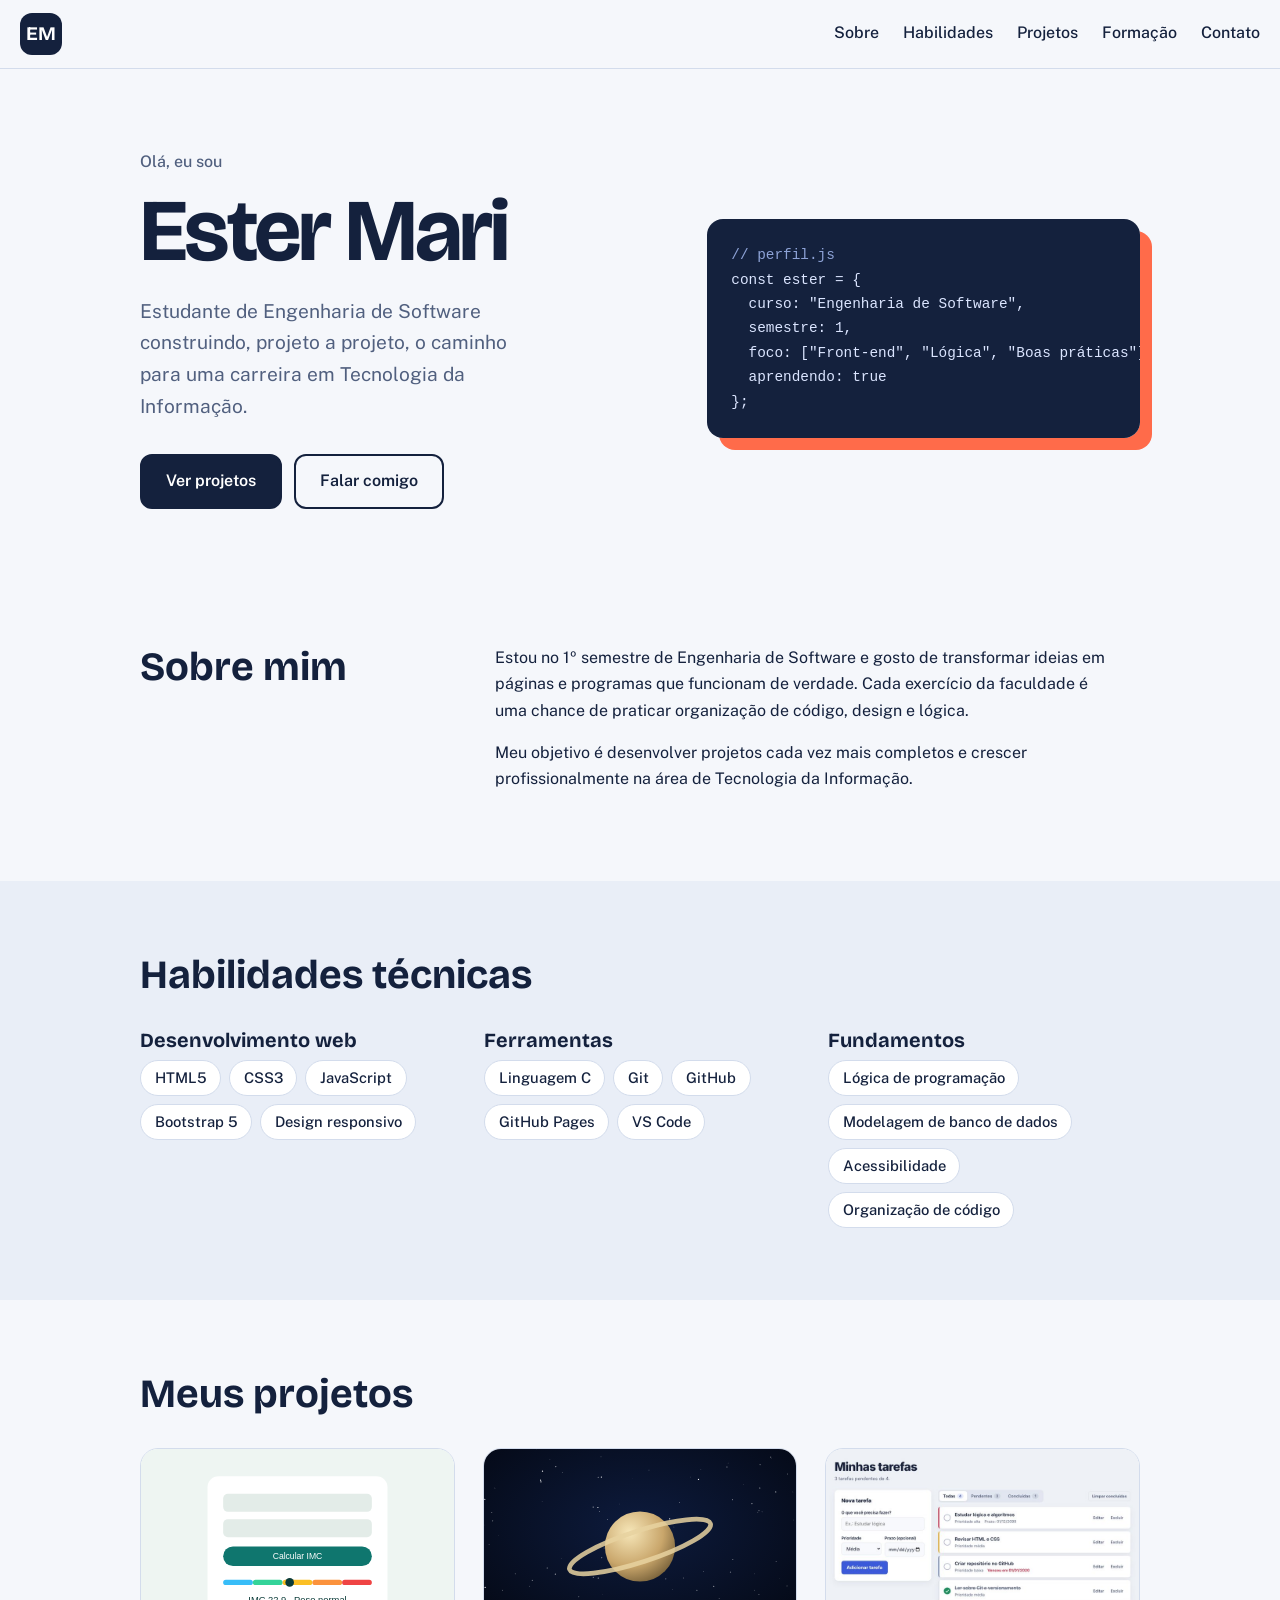
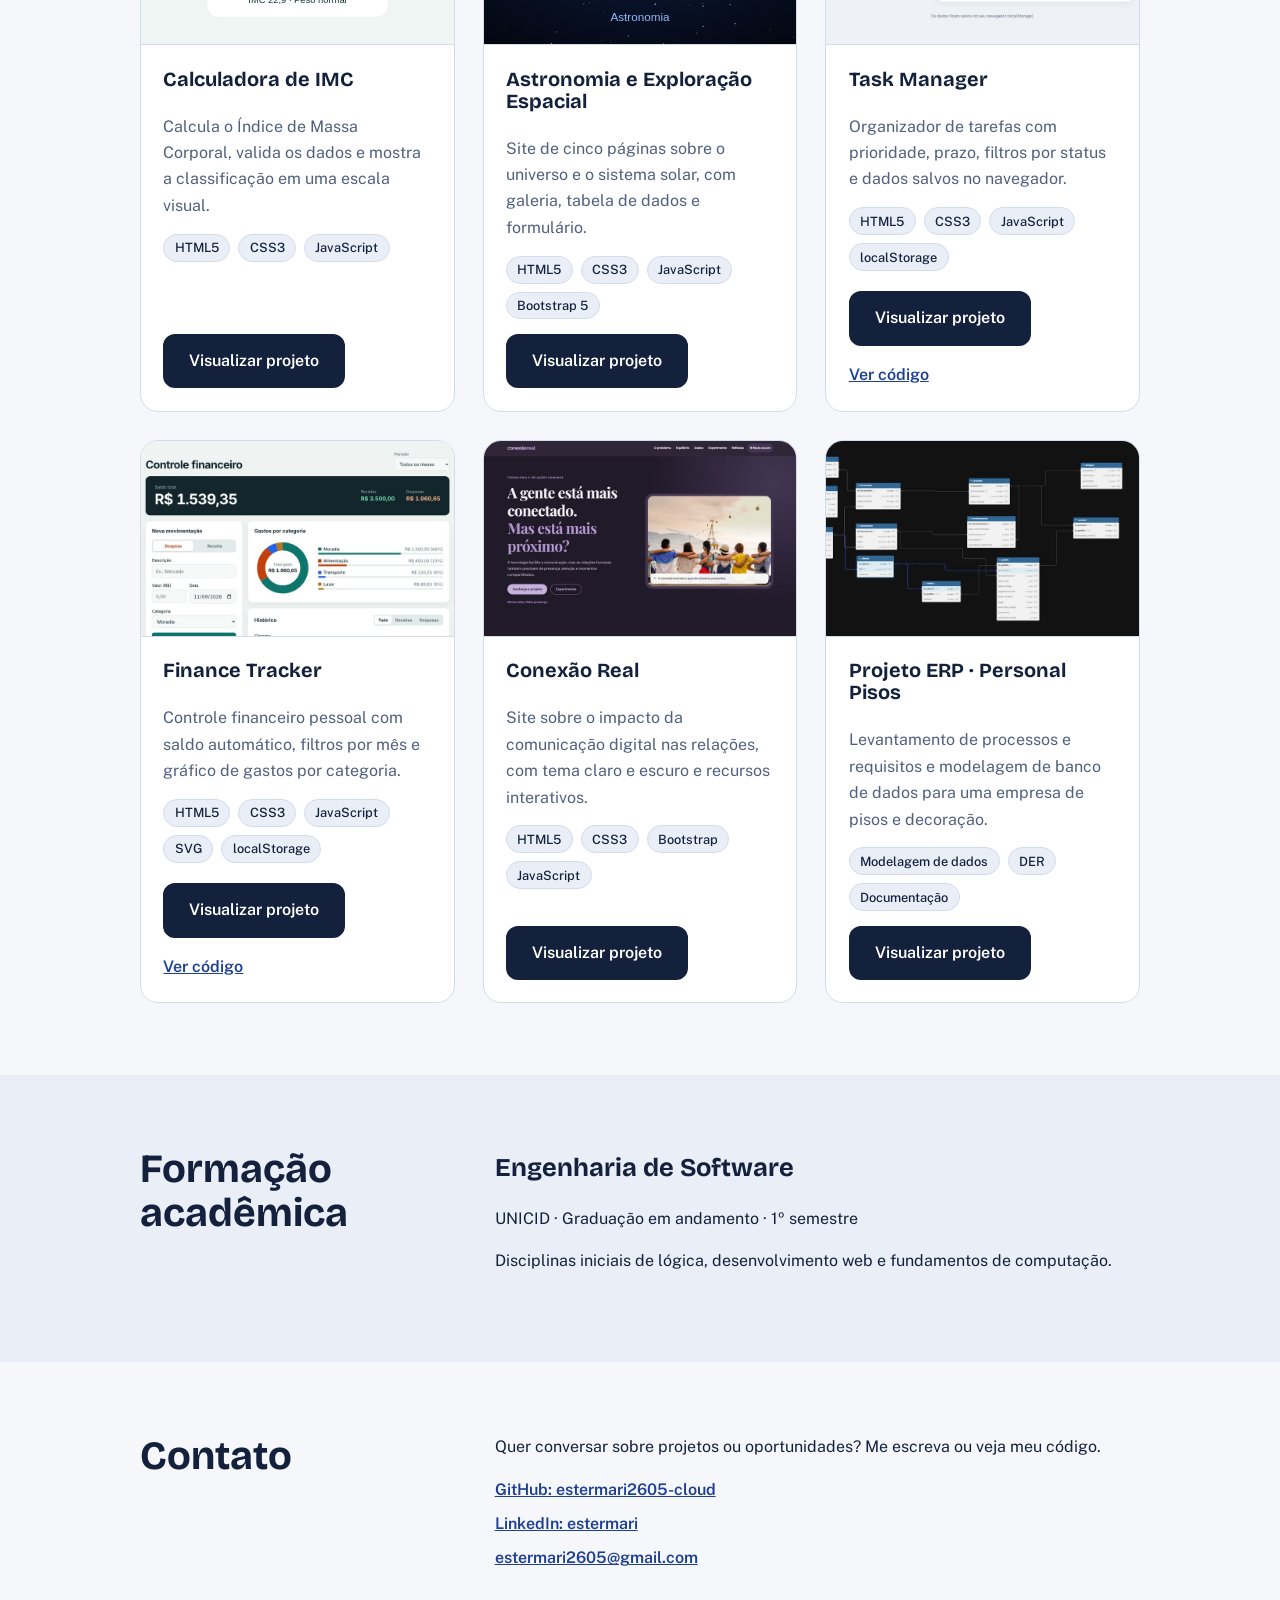
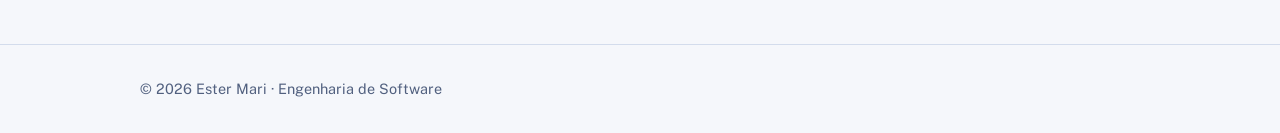
<file: index.html>
<!DOCTYPE html>
<html lang="pt-BR">
<head>
  <meta charset="UTF-8">
  <meta name="viewport" content="width=device-width, initial-scale=1">
  <title>Ester Mari · Estudante de Engenharia de Software</title>
  <meta name="description" content="Portfólio de Ester Mari, estudante de Engenharia de Software: projetos em HTML, CSS, JavaScript e Bootstrap.">
  <link rel="preconnect" href="https://fonts.googleapis.com">
  <link rel="preconnect" href="https://fonts.gstatic.com" crossorigin>
  <link href="https://fonts.googleapis.com/css2?family=Bricolage+Grotesque:opsz,wght@12..96,500;12..96,700&family=Public+Sans:wght@400;500;600&display=swap" rel="stylesheet">
  <link rel="stylesheet" href="css/style.css">
</head>
<body>
  <a class="pular" href="#conteudo">Pular para o conteúdo</a>
  <header class="nav">
    <a class="marca" href="#inicio" aria-label="Ester Mari, início">EM</a>
    <button class="menu-btn" id="menu-btn" aria-label="Abrir menu" aria-expanded="false" aria-controls="menu">Menu</button>
    <nav id="menu" aria-label="Navegação principal">
      <a href="#sobre">Sobre</a>
      <a href="#habilidades">Habilidades</a>
      <a href="#projetos">Projetos</a>
      <a href="#formacao">Formação</a>
      <a href="#contato">Contato</a>
    </nav>
  </header>

  <main id="conteudo">
    <section class="hero" id="inicio">
      <div class="wrap hero-grid">
        <div>
          <p class="ola">Olá, eu sou</p>
          <h1>Ester Mari</h1>
          <p class="lead">Estudante de Engenharia de Software construindo, projeto a projeto, o caminho para uma carreira em Tecnologia da Informação.</p>
          <div class="acoes">
            <a class="btn cheio" href="#projetos">Ver projetos</a>
            <a class="btn vazio" href="#contato">Falar comigo</a>
          </div>
        </div>
        <pre class="codigo" aria-hidden="true"><code><span class="c">// perfil.js</span>
const ester = {
  curso: "Engenharia de Software",
  semestre: 1,
  foco: ["Front-end", "Lógica", "Boas práticas"],
  aprendendo: true
};</code></pre>
      </div>
    </section>

    <section class="secao" id="sobre">
      <div class="wrap duas">
        <h2>Sobre mim</h2>
        <div class="texto">
          <p>Estou no 1º semestre de Engenharia de Software e gosto de transformar ideias em páginas e programas que funcionam de verdade. Cada exercício da faculdade é uma chance de praticar organização de código, design e lógica.</p>
          <p>Meu objetivo é desenvolver projetos cada vez mais completos e crescer profissionalmente na área de Tecnologia da Informação.</p>
        </div>
      </div>
    </section>

    <section class="secao alt" id="habilidades">
      <div class="wrap">
        <h2>Habilidades técnicas</h2>
        <div class="grade-hab">
          <div><h3>Desenvolvimento web</h3><ul class="chips"><li>HTML5</li><li>CSS3</li><li>JavaScript</li><li>Bootstrap 5</li><li>Design responsivo</li></ul></div>
          <div><h3>Ferramentas</h3><ul class="chips"><li>Linguagem C</li><li>Git</li><li>GitHub</li><li>GitHub Pages</li><li>VS Code</li></ul></div>
          <div><h3>Fundamentos</h3><ul class="chips"><li>Lógica de programação</li><li>Modelagem de banco de dados</li><li>Acessibilidade</li><li>Organização de código</li></ul></div>
        </div>
      </div>
    </section>

    <section class="secao" id="projetos">
      <div class="wrap">
        <h2>Meus projetos</h2>
        <div class="cards">
          <article class="card">
            <img src="img/preview-imc.svg" alt="Prévia da calculadora de IMC com campos de peso e altura e escala colorida" width="800" height="500" loading="lazy">
            <div class="card-corpo">
              <h3>Calculadora de IMC</h3>
              <p>Calcula o Índice de Massa Corporal, valida os dados e mostra a classificação em uma escala visual.</p>
              <ul class="chips pequeno"><li>HTML5</li><li>CSS3</li><li>JavaScript</li></ul>
              <div class="card-acoes"><a class="btn cheio" href="projetos/calculadora-imc/index.html">Visualizar projeto</a></div>
            </div>
          </article>
          <article class="card">
            <img src="img/preview-astronomia.svg" alt="Prévia do site de astronomia com Saturno sobre fundo estrelado" width="800" height="500" loading="lazy">
            <div class="card-corpo">
              <h3>Astronomia e Exploração Espacial</h3>
              <p>Site de cinco páginas sobre o universo e o sistema solar, com galeria, tabela de dados e formulário.</p>
              <ul class="chips pequeno"><li>HTML5</li><li>CSS3</li><li>JavaScript</li><li>Bootstrap 5</li></ul>
              <div class="card-acoes"><a class="btn cheio" href="projetos/astronomia/index.html">Visualizar projeto</a></div>
            </div>
          </article>
          <article class="card">
            <img src="img/preview-task-manager.jpg" alt="Tela do Task Manager com lista de tarefas e filtros" width="800" height="500" loading="lazy">
            <div class="card-corpo">
              <h3>Task Manager</h3>
              <p>Organizador de tarefas com prioridade, prazo, filtros por status e dados salvos no navegador.</p>
              <ul class="chips pequeno"><li>HTML5</li><li>CSS3</li><li>JavaScript</li><li>localStorage</li></ul>
              <div class="card-acoes"><a class="btn cheio" href="projetos/task-manager/index.html">Visualizar projeto</a><a class="link-codigo" href="https://github.com/estermari2605-cloud/task-manager" target="_blank" rel="noopener">Ver código</a></div>
            </div>
          </article>
          <article class="card">
            <img src="img/preview-finance-tracker.jpg" alt="Tela do Finance Tracker com saldo, histórico e gráfico de gastos" width="800" height="500" loading="lazy">
            <div class="card-corpo">
              <h3>Finance Tracker</h3>
              <p>Controle financeiro pessoal com saldo automático, filtros por mês e gráfico de gastos por categoria.</p>
              <ul class="chips pequeno"><li>HTML5</li><li>CSS3</li><li>JavaScript</li><li>SVG</li><li>localStorage</li></ul>
              <div class="card-acoes"><a class="btn cheio" href="projetos/finance-tracker/index.html">Visualizar projeto</a><a class="link-codigo" href="https://github.com/estermari2605-cloud/finance-tracker" target="_blank" rel="noopener">Ver código</a></div>
            </div>
          </article>
          <article class="card">
            <img src="img/preview-conexao-real.jpg" alt="Página inicial do site Conexão Real" width="800" height="500" loading="lazy">
            <div class="card-corpo">
              <h3>Conexão Real</h3>
              <p>Site sobre o impacto da comunicação digital nas relações, com tema claro e escuro e recursos interativos.</p>
              <ul class="chips pequeno"><li>HTML5</li><li>CSS3</li><li>Bootstrap</li><li>JavaScript</li></ul>
              <div class="card-acoes"><a class="btn cheio" href="projetos/conexao-real/index.html">Visualizar projeto</a></div>
            </div>
          </article>
          <article class="card">
            <img src="img/preview-erp.jpg" alt="Diagrama Entidade-Relacionamento do projeto ERP da Personal Pisos" width="800" height="500" loading="lazy">
            <div class="card-corpo">
              <h3>Projeto ERP · Personal Pisos</h3>
              <p>Levantamento de processos e requisitos e modelagem de banco de dados para uma empresa de pisos e decoração.</p>
              <ul class="chips pequeno"><li>Modelagem de dados</li><li>DER</li><li>Documentação</li></ul>
              <div class="card-acoes"><a class="btn cheio" href="projetos/erp-personal-pisos/index.html">Visualizar projeto</a></div>
            </div>
          </article>
        </div>
      </div>
    </section>

    <section class="secao alt" id="formacao">
      <div class="wrap duas">
        <h2>Formação acadêmica</h2>
        <div class="texto">
          <p class="destaque">Engenharia de Software</p>
          <p>UNICID · Graduação em andamento · 1º semestre</p>
          <p>Disciplinas iniciais de lógica, desenvolvimento web e fundamentos de computação.</p>
        </div>
      </div>
    </section>

    <section class="secao" id="contato">
      <div class="wrap duas">
        <h2>Contato</h2>
        <div class="texto">
          <p>Quer conversar sobre projetos ou oportunidades? Me escreva ou veja meu código.</p>
          <ul class="links">
            <li><a href="https://github.com/estermari2605-cloud" target="_blank" rel="noopener">GitHub: estermari2605-cloud</a></li>
            <li><a href="https://www.linkedin.com/in/ester-mari" target="_blank" rel="noopener">LinkedIn: estermari</a></li>
            <li><a href="mailto:estermari2605@gmail.com">estermari2605@gmail.com</a></li>
          </ul>
        </div>
      </div>
    </section>
  </main>

  <footer class="rodape">
    <div class="wrap"><p>© <span id="ano">2026</span> Ester Mari · Engenharia de Software</p></div>
  </footer>

  <script>
    var btn = document.getElementById("menu-btn"), menu = document.getElementById("menu");
    btn.addEventListener("click", function () {
      var aberto = menu.classList.toggle("aberto");
      btn.setAttribute("aria-expanded", aberto);
    });
    menu.addEventListener("click", function () { menu.classList.remove("aberto"); btn.setAttribute("aria-expanded", false); });
    document.getElementById("ano").textContent = new Date().getFullYear();
  </script>
</body>
</html>
</file>
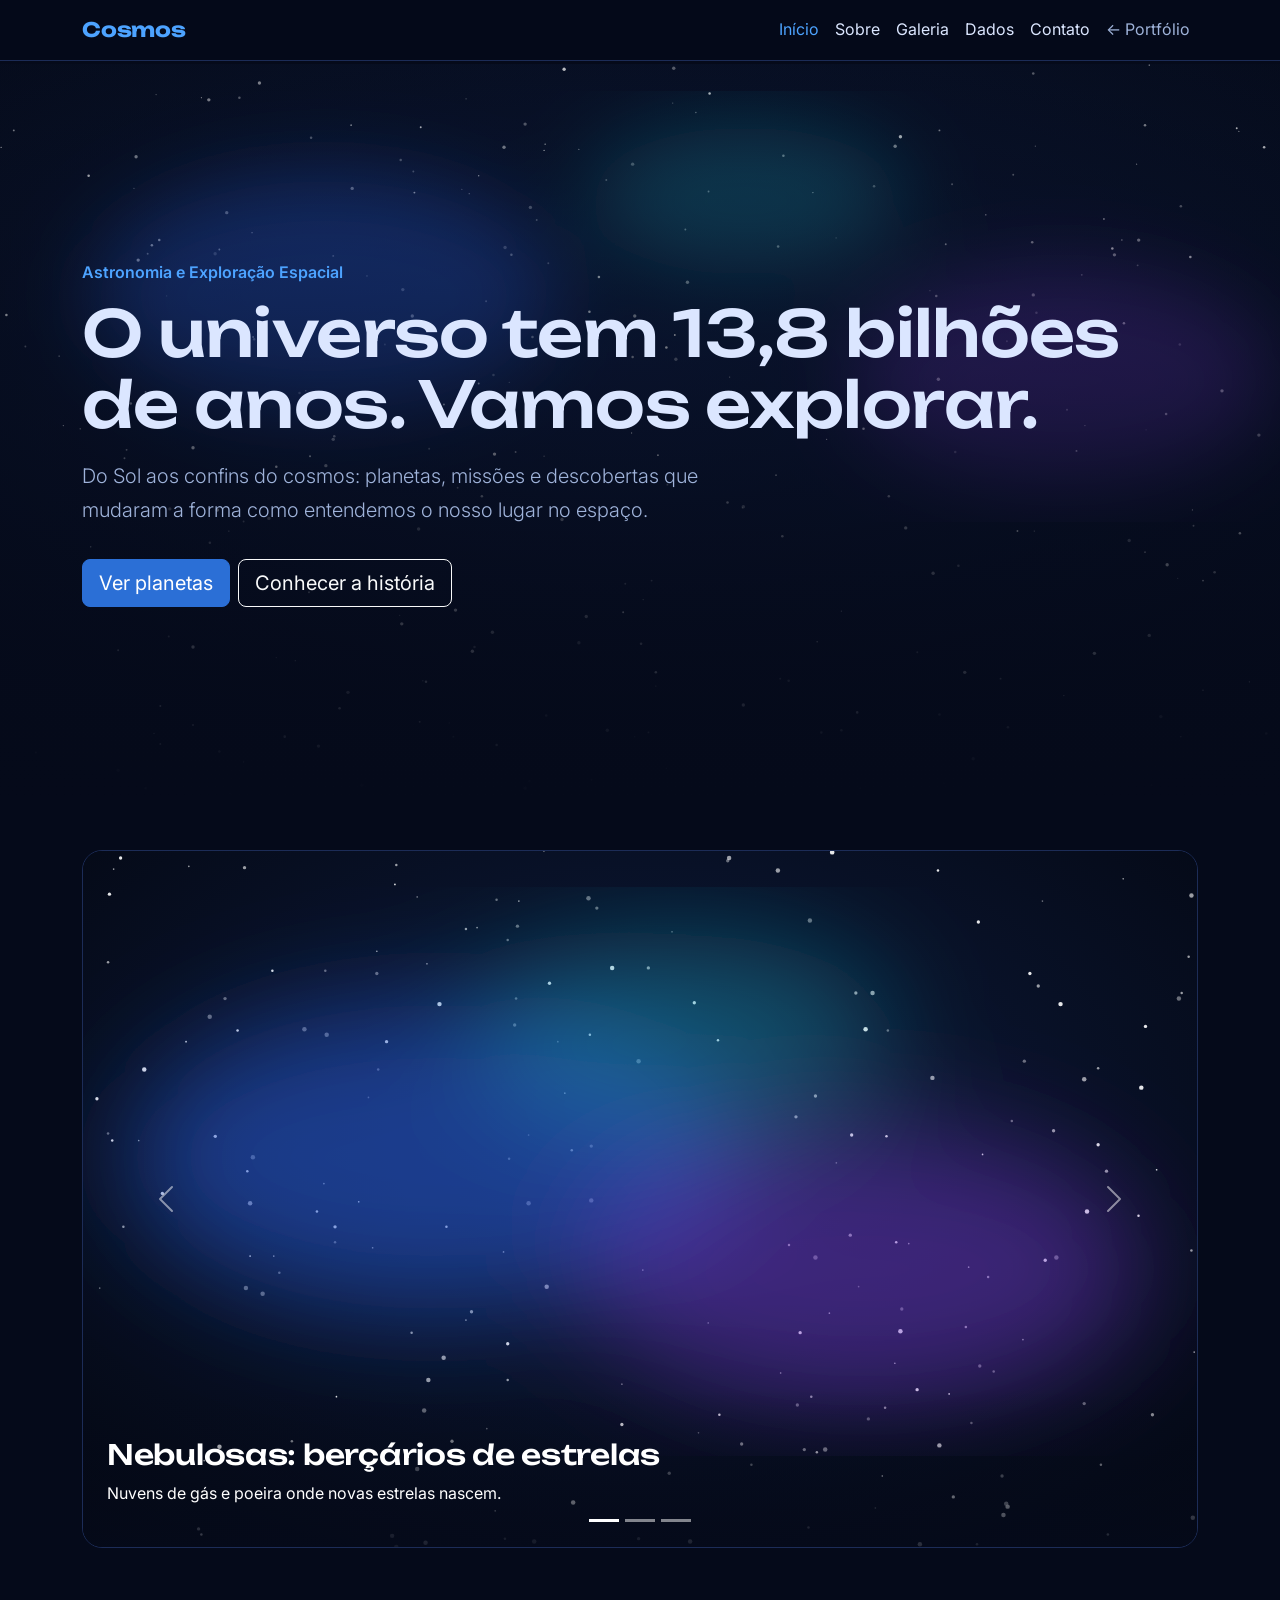
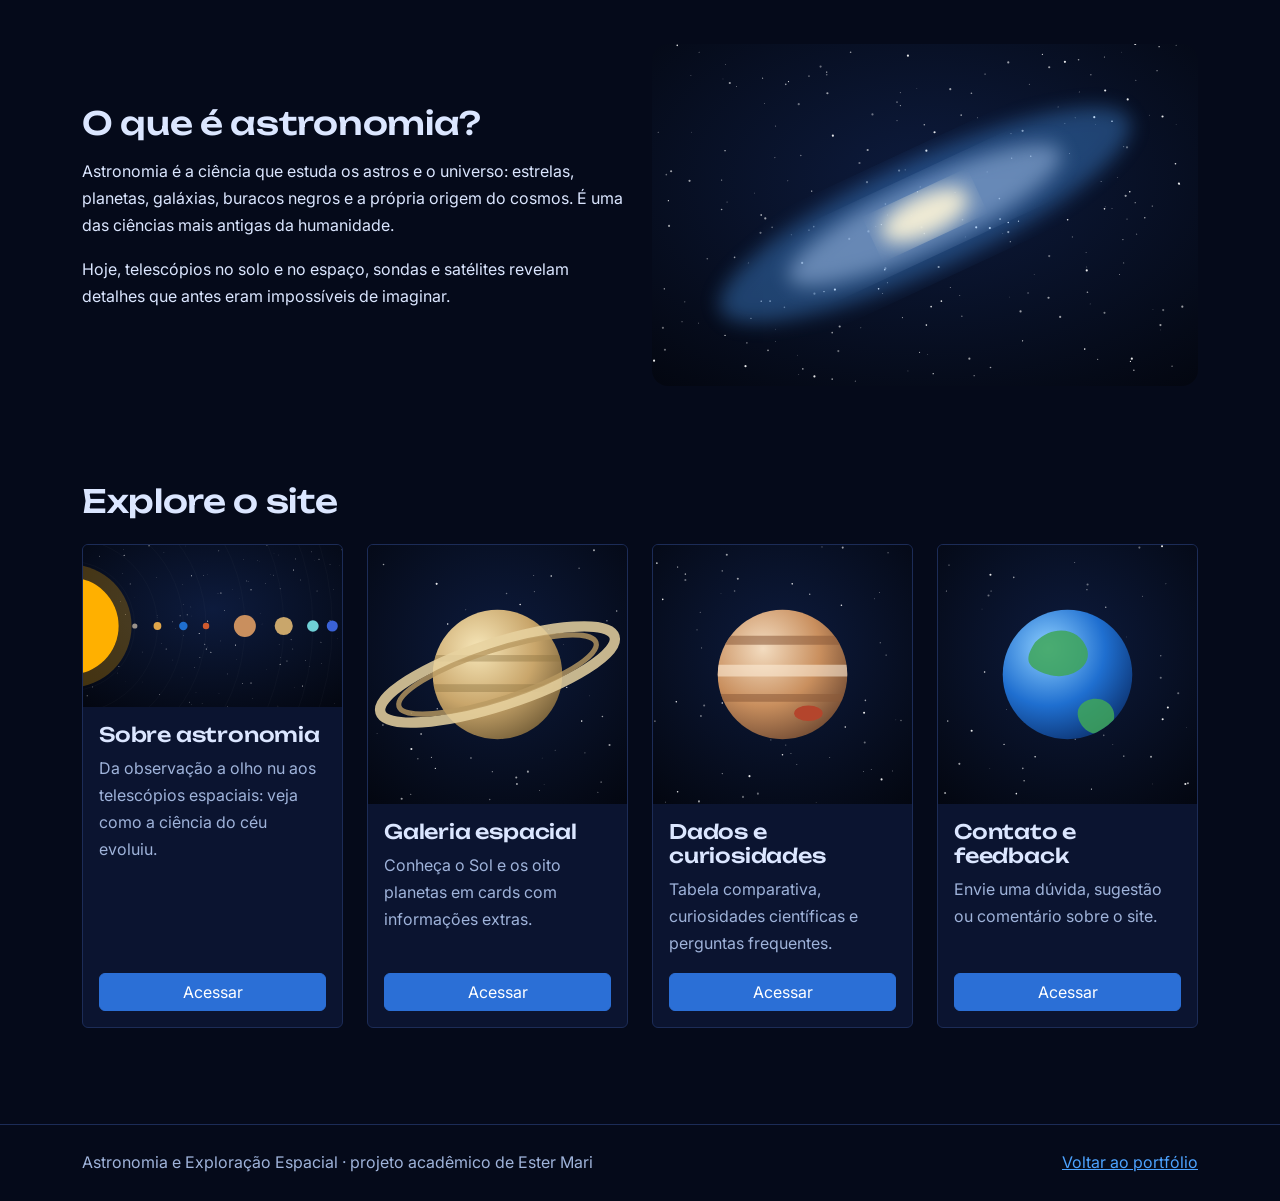
<file: projetos/astronomia/index.html>
<!DOCTYPE html>
<html lang="pt-BR">
<head>
  <meta charset="UTF-8">
  <meta name="viewport" content="width=device-width, initial-scale=1">
  <title>Início · Astronomia e Exploração Espacial</title>
  <meta name="description" content="Site sobre astronomia e exploração espacial: universo, sistema solar, planetas e descobertas.">
  <link href="https://cdn.jsdelivr.net/npm/bootstrap@5.3.3/dist/css/bootstrap.min.css" rel="stylesheet">
  <link rel="preconnect" href="https://fonts.googleapis.com">
  <link rel="preconnect" href="https://fonts.gstatic.com" crossorigin>
  <link href="https://fonts.googleapis.com/css2?family=Unbounded:wght@500;700&family=Inter:wght@400;500;600&display=swap" rel="stylesheet">
  <link rel="stylesheet" href="css/style.css">
</head>
<body>
  <a class="visually-hidden-focusable skip" href="#conteudo">Pular para o conteúdo</a>
  <header>
    <nav class="navbar navbar-expand-lg navbar-dark fixed-top" aria-label="Navegação principal">
      <div class="container">
        <a class="navbar-brand" href="index.html">Cosmos</a>
        <button class="navbar-toggler" type="button" data-bs-toggle="collapse" data-bs-target="#menu" aria-controls="menu" aria-expanded="false" aria-label="Abrir menu de navegação">
          <span class="navbar-toggler-icon"></span>
        </button>
        <div class="collapse navbar-collapse" id="menu">
          <ul class="navbar-nav ms-auto"><li class="nav-item"><a class="nav-link active" aria-current="page" href="index.html">Início</a></li><li class="nav-item"><a class="nav-link" href="sobre.html">Sobre</a></li><li class="nav-item"><a class="nav-link" href="galeria.html">Galeria</a></li><li class="nav-item"><a class="nav-link" href="dados.html">Dados</a></li><li class="nav-item"><a class="nav-link" href="contato.html">Contato</a></li>
            <li class="nav-item"><a class="nav-link nav-portfolio" href="../../index.html">← Portfólio</a></li>
          </ul>
        </div>
      </div>
    </nav>
  </header>
  <main id="conteudo">
    <section class="hero" aria-labelledby="titulo">
      <div class="container">
        <p class="hero-kicker">Astronomia e Exploração Espacial</p>
        <h1 id="titulo">O universo tem 13,8 bilhões de anos. Vamos explorar.</h1>
        <p class="lead">Do Sol aos confins do cosmos: planetas, missões e descobertas que mudaram a forma como entendemos o nosso lugar no espaço.</p>
        <div class="d-flex flex-wrap gap-2">
          <a class="btn btn-primary btn-lg" href="galeria.html">Ver planetas</a>
          <a class="btn btn-outline-light btn-lg" href="sobre.html">Conhecer a história</a>
        </div>
      </div>
    </section>

    <section class="py-5" aria-label="Carrossel de imagens">
      <div class="container">
        <div id="carrossel" class="carousel slide" data-bs-ride="carousel" aria-label="Imagens do espaço">
          <div class="carousel-indicators"><button type="button" data-bs-target="#carrossel" data-bs-slide-to="0" class="active" aria-current="true" aria-label="Slide 1"></button><button type="button" data-bs-target="#carrossel" data-bs-slide-to="1" aria-label="Slide 2"></button><button type="button" data-bs-target="#carrossel" data-bs-slide-to="2" aria-label="Slide 3"></button></div>
          <div class="carousel-inner"><div class="carousel-item active"><img src="img/nebulosa.svg" class="d-block w-100" alt="Ilustração: Nebulosas: berçários de estrelas" loading="eager"><div class="carousel-caption"><h3>Nebulosas: berçários de estrelas</h3><p class="d-none d-sm-block">Nuvens de gás e poeira onde novas estrelas nascem.</p></div></div><div class="carousel-item"><img src="img/galaxia.svg" class="d-block w-100" alt="Ilustração: Galáxias: ilhas de estrelas" loading="lazy"><div class="carousel-caption"><h3>Galáxias: ilhas de estrelas</h3><p class="d-none d-sm-block">A Via Láctea é uma entre centenas de bilhões de galáxias.</p></div></div><div class="carousel-item"><img src="img/sistema-solar.svg" class="d-block w-100" alt="Ilustração: O sistema solar" loading="lazy"><div class="carousel-caption"><h3>O sistema solar</h3><p class="d-none d-sm-block">Oito planetas giram em torno do Sol há 4,6 bilhões de anos.</p></div></div></div>
          <button class="carousel-control-prev" type="button" data-bs-target="#carrossel" data-bs-slide="prev"><span class="carousel-control-prev-icon" aria-hidden="true"></span><span class="visually-hidden">Anterior</span></button>
          <button class="carousel-control-next" type="button" data-bs-target="#carrossel" data-bs-slide="next"><span class="carousel-control-next-icon" aria-hidden="true"></span><span class="visually-hidden">Próximo</span></button>
        </div>
      </div>
    </section>

    <section class="py-5" aria-labelledby="intro">
      <div class="container">
        <div class="row g-4 align-items-center">
          <div class="col-12 col-md-6">
            <h2 id="intro">O que é astronomia?</h2>
            <p>Astronomia é a ciência que estuda os astros e o universo: estrelas, planetas, galáxias, buracos negros e a própria origem do cosmos. É uma das ciências mais antigas da humanidade.</p>
            <p>Hoje, telescópios no solo e no espaço, sondas e satélites revelam detalhes que antes eram impossíveis de imaginar.</p>
          </div>
          <div class="col-12 col-md-6"><img class="img-fluid rounded-4" src="img/galaxia.svg" alt="Ilustração de uma galáxia espiral vista de lado" width="800" height="500" loading="lazy"></div>
        </div>
      </div>
    </section>

    <section class="py-5" aria-labelledby="explorar">
      <div class="container">
        <h2 id="explorar" class="mb-4">Explore o site</h2>
        <div class="row g-4"><div class="col-12 col-sm-6 col-lg-3"><article class="card h-100"><img src="img/sistema-solar.svg" class="card-img-top" alt="" loading="lazy"><div class="card-body d-flex flex-column"><h3 class="h5 card-title">Sobre astronomia</h3><p class="card-text">Da observação a olho nu aos telescópios espaciais: veja como a ciência do céu evoluiu.</p><a class="btn btn-primary mt-auto" href="sobre.html" aria-label="Ir para a página Sobre astronomia">Acessar</a></div></article></div><div class="col-12 col-sm-6 col-lg-3"><article class="card h-100"><img src="img/saturno.svg" class="card-img-top" alt="" loading="lazy"><div class="card-body d-flex flex-column"><h3 class="h5 card-title">Galeria espacial</h3><p class="card-text">Conheça o Sol e os oito planetas em cards com informações extras.</p><a class="btn btn-primary mt-auto" href="galeria.html" aria-label="Ir para a página Galeria espacial">Acessar</a></div></article></div><div class="col-12 col-sm-6 col-lg-3"><article class="card h-100"><img src="img/jupiter.svg" class="card-img-top" alt="" loading="lazy"><div class="card-body d-flex flex-column"><h3 class="h5 card-title">Dados e curiosidades</h3><p class="card-text">Tabela comparativa, curiosidades científicas e perguntas frequentes.</p><a class="btn btn-primary mt-auto" href="dados.html" aria-label="Ir para a página Dados e curiosidades">Acessar</a></div></article></div><div class="col-12 col-sm-6 col-lg-3"><article class="card h-100"><img src="img/terra.svg" class="card-img-top" alt="" loading="lazy"><div class="card-body d-flex flex-column"><h3 class="h5 card-title">Contato e feedback</h3><p class="card-text">Envie uma dúvida, sugestão ou comentário sobre o site.</p><a class="btn btn-primary mt-auto" href="contato.html" aria-label="Ir para a página Contato e feedback">Acessar</a></div></article></div></div>
      </div>
    </section>
  </main>
  <footer class="rodape" role="contentinfo">
    <div class="container py-4 d-flex flex-column flex-md-row justify-content-between gap-2">
      <p class="mb-0">Astronomia e Exploração Espacial · projeto acadêmico de Ester Mari</p>
      <p class="mb-0"><a href="../../index.html">Voltar ao portfólio</a></p>
    </div>
  </footer>
  <script src="https://cdn.jsdelivr.net/npm/bootstrap@5.3.3/dist/js/bootstrap.bundle.min.js"></script>
  <script src="js/main.js"></script>
</body>
</html>
</file>
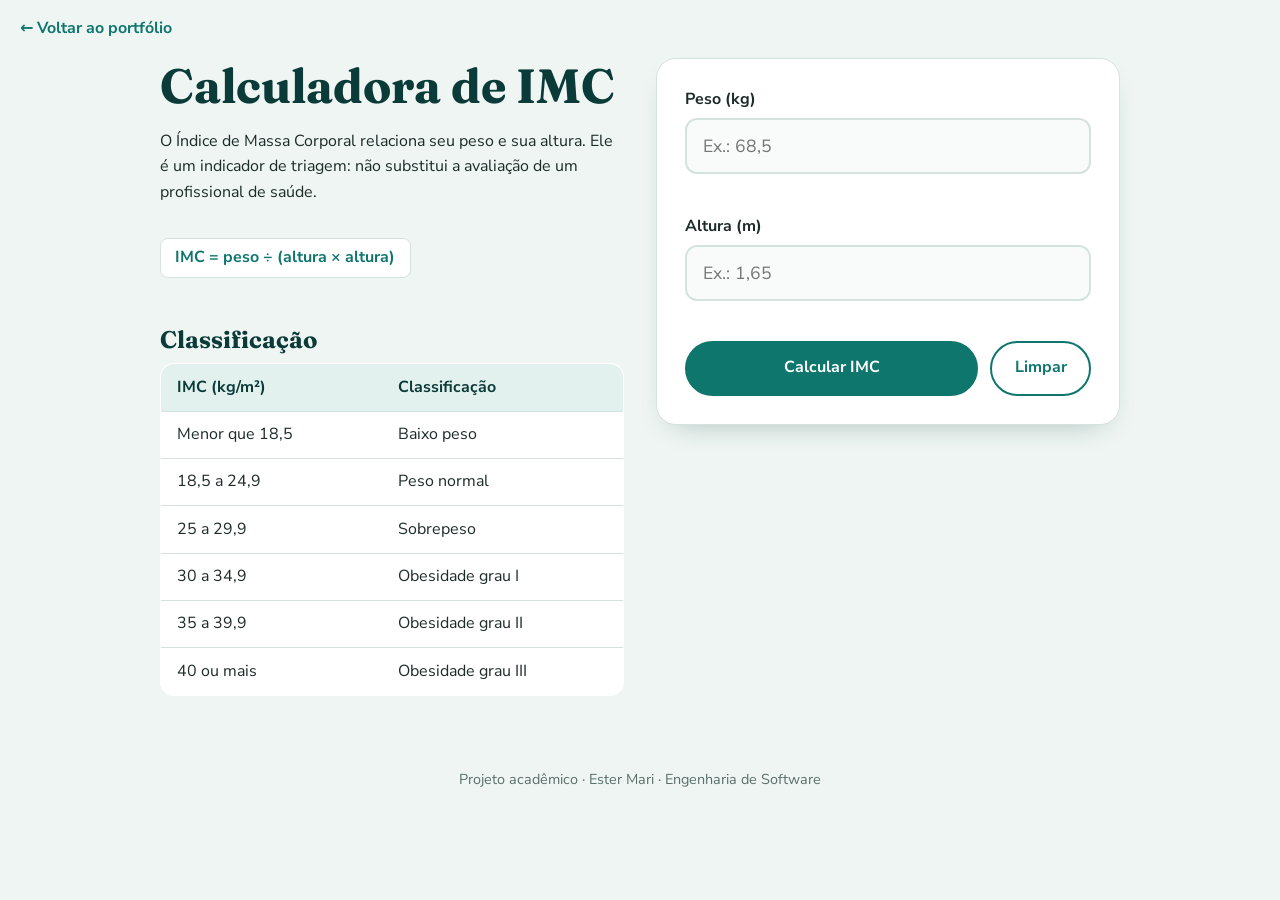
<file: projetos/calculadora-imc/index.html>
<!DOCTYPE html>
<html lang="pt-BR">
<head>
  <meta charset="UTF-8">
  <meta name="viewport" content="width=device-width, initial-scale=1">
  <title>Calculadora de IMC</title>
  <meta name="description" content="Calcule seu Índice de Massa Corporal e veja a classificação.">
  <link rel="preconnect" href="https://fonts.googleapis.com">
  <link rel="preconnect" href="https://fonts.gstatic.com" crossorigin>
  <link href="https://fonts.googleapis.com/css2?family=Fraunces:opsz,wght@9..144,600&family=Nunito+Sans:wght@400;600;700&display=swap" rel="stylesheet">
  <link rel="stylesheet" href="style.css">
</head>
<body>
  <header class="topo">
    <a class="voltar" href="../../index.html">&larr; Voltar ao portfólio</a>
  </header>

  <main class="layout">
    <section class="intro" aria-labelledby="titulo">
      <h1 id="titulo">Calculadora de IMC</h1>
      <p>O Índice de Massa Corporal relaciona seu peso e sua altura. Ele é um indicador de triagem: não substitui a avaliação de um profissional de saúde.</p>
      <p class="formula">IMC = peso ÷ (altura × altura)</p>
    </section>

    <section class="painel" aria-label="Calculadora">
      <form id="form-imc" novalidate>
        <div class="campo">
          <label for="peso">Peso (kg)</label>
          <input id="peso" type="text" inputmode="decimal" placeholder="Ex.: 68,5" autocomplete="off" aria-describedby="erro-peso">
          <p class="erro" id="erro-peso" role="alert"></p>
        </div>
        <div class="campo">
          <label for="altura">Altura (m)</label>
          <input id="altura" type="text" inputmode="decimal" placeholder="Ex.: 1,65" autocomplete="off" aria-describedby="erro-altura">
          <p class="erro" id="erro-altura" role="alert"></p>
        </div>
        <div class="botoes">
          <button type="submit" class="btn primario">Calcular IMC</button>
          <button type="button" class="btn secundario" id="limpar">Limpar</button>
        </div>
      </form>

      <div id="resultado" class="resultado" hidden aria-live="polite">
        <p class="rotulo">Seu IMC</p>
        <p class="valor" id="valor">0,0</p>
        <p class="classe" id="classe"></p>
        <div class="escala" aria-hidden="true">
          <span style="--c:#38bdf8"></span><span style="--c:#34d399"></span><span style="--c:#fbbf24"></span><span style="--c:#fb923c"></span><span style="--c:#ef4444"></span><span style="--c:#991b1b"></span>
          <i id="marcador"></i>
        </div>
        <p class="dica" id="dica"></p>
      </div>
    </section>

    <section class="tabela" aria-labelledby="t-tab">
      <h2 id="t-tab">Classificação</h2>
      <table>
        <thead><tr><th scope="col">IMC (kg/m²)</th><th scope="col">Classificação</th></tr></thead>
        <tbody>
          <tr data-faixa="0"><td>Menor que 18,5</td><td>Baixo peso</td></tr>
          <tr data-faixa="1"><td>18,5 a 24,9</td><td>Peso normal</td></tr>
          <tr data-faixa="2"><td>25 a 29,9</td><td>Sobrepeso</td></tr>
          <tr data-faixa="3"><td>30 a 34,9</td><td>Obesidade grau I</td></tr>
          <tr data-faixa="4"><td>35 a 39,9</td><td>Obesidade grau II</td></tr>
          <tr data-faixa="5"><td>40 ou mais</td><td>Obesidade grau III</td></tr>
        </tbody>
      </table>
    </section>
  </main>

  <footer class="rodape">Projeto acadêmico · Ester Mari · Engenharia de Software</footer>
  <script src="script.js"></script>
</body>
</html>
</file>
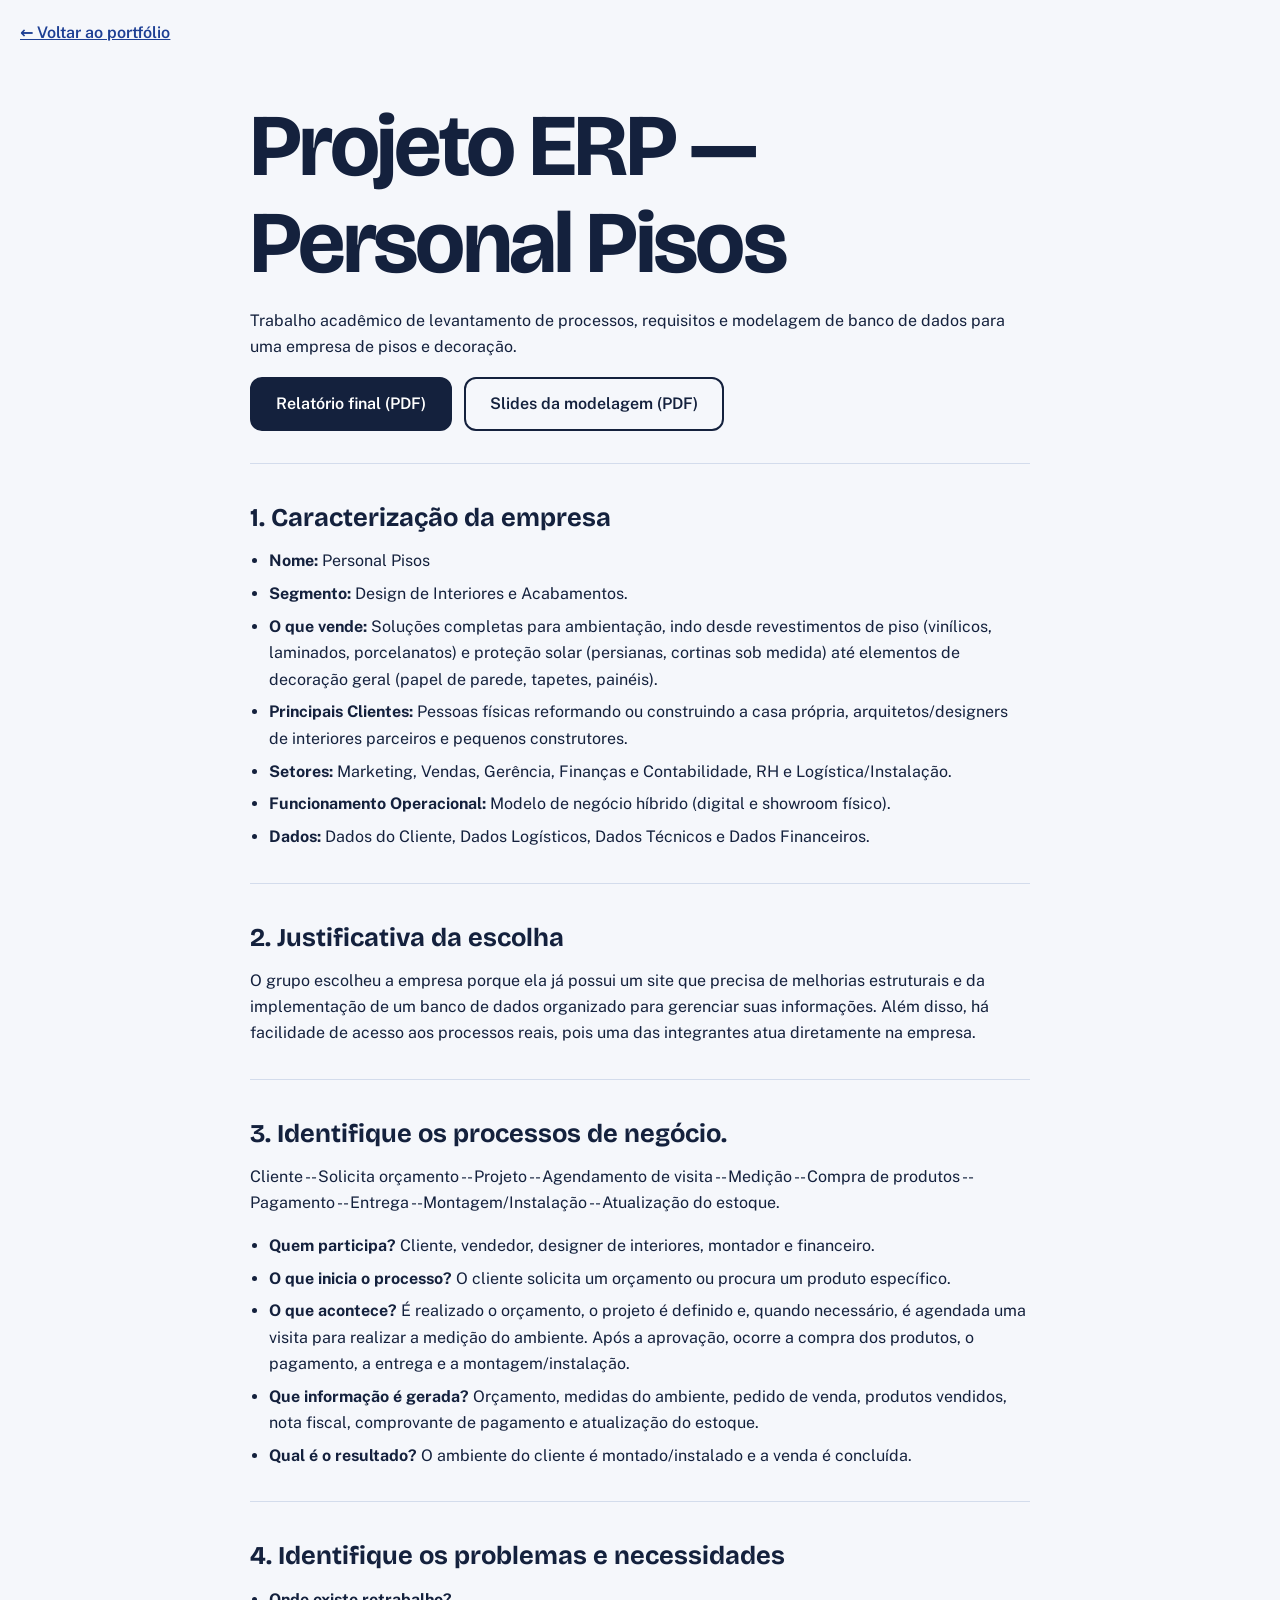
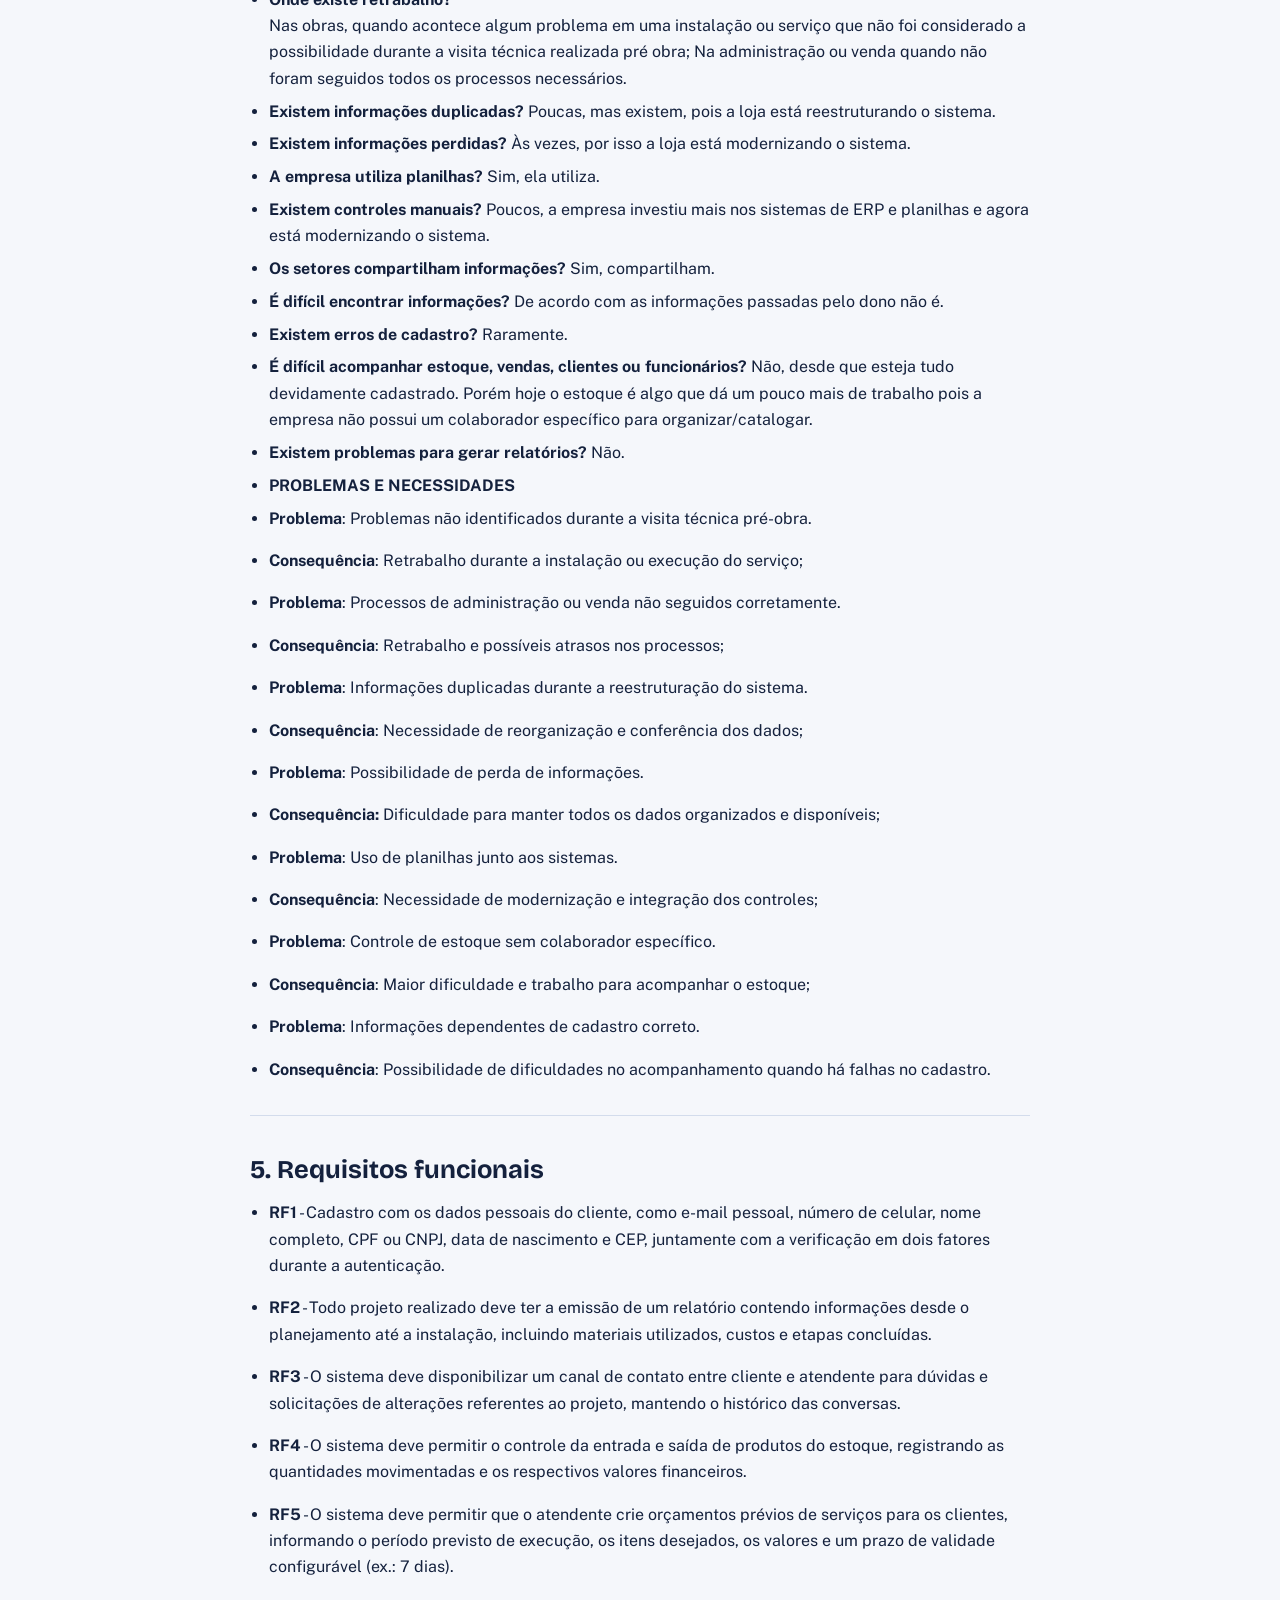
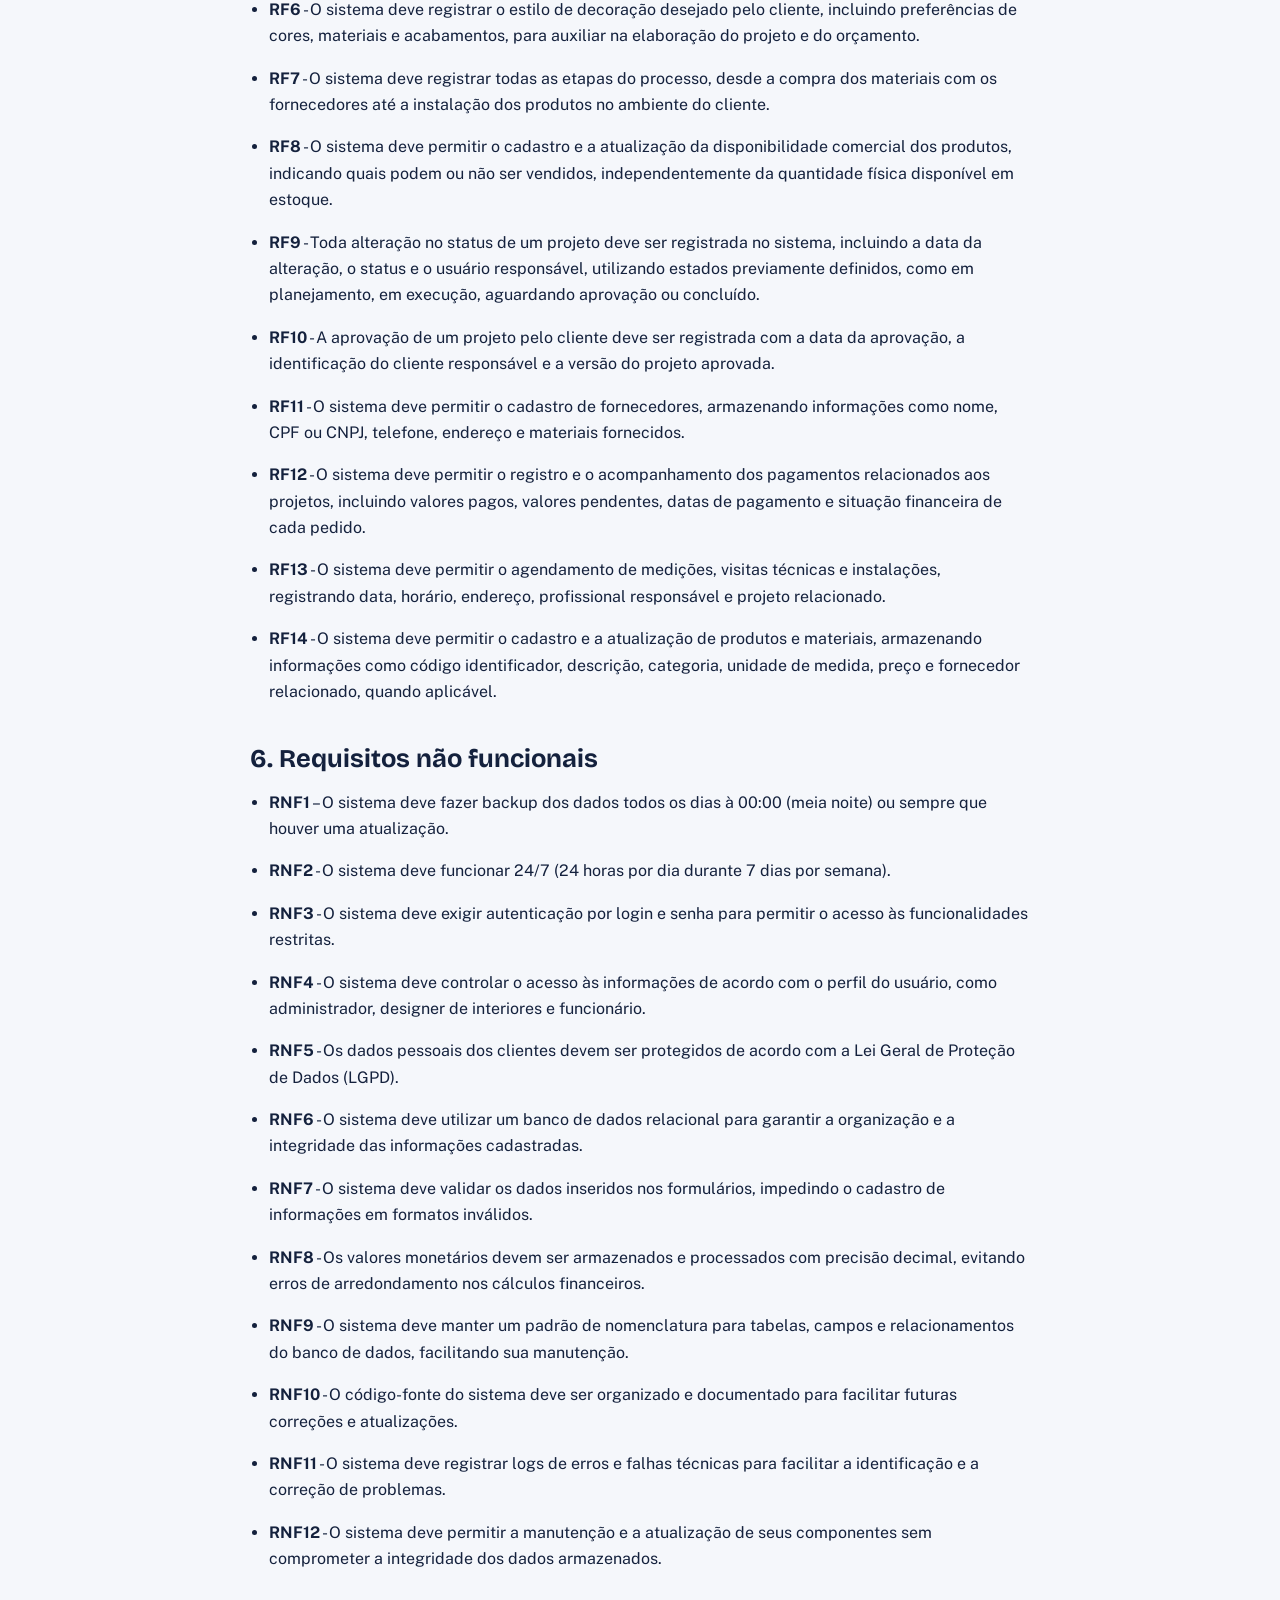
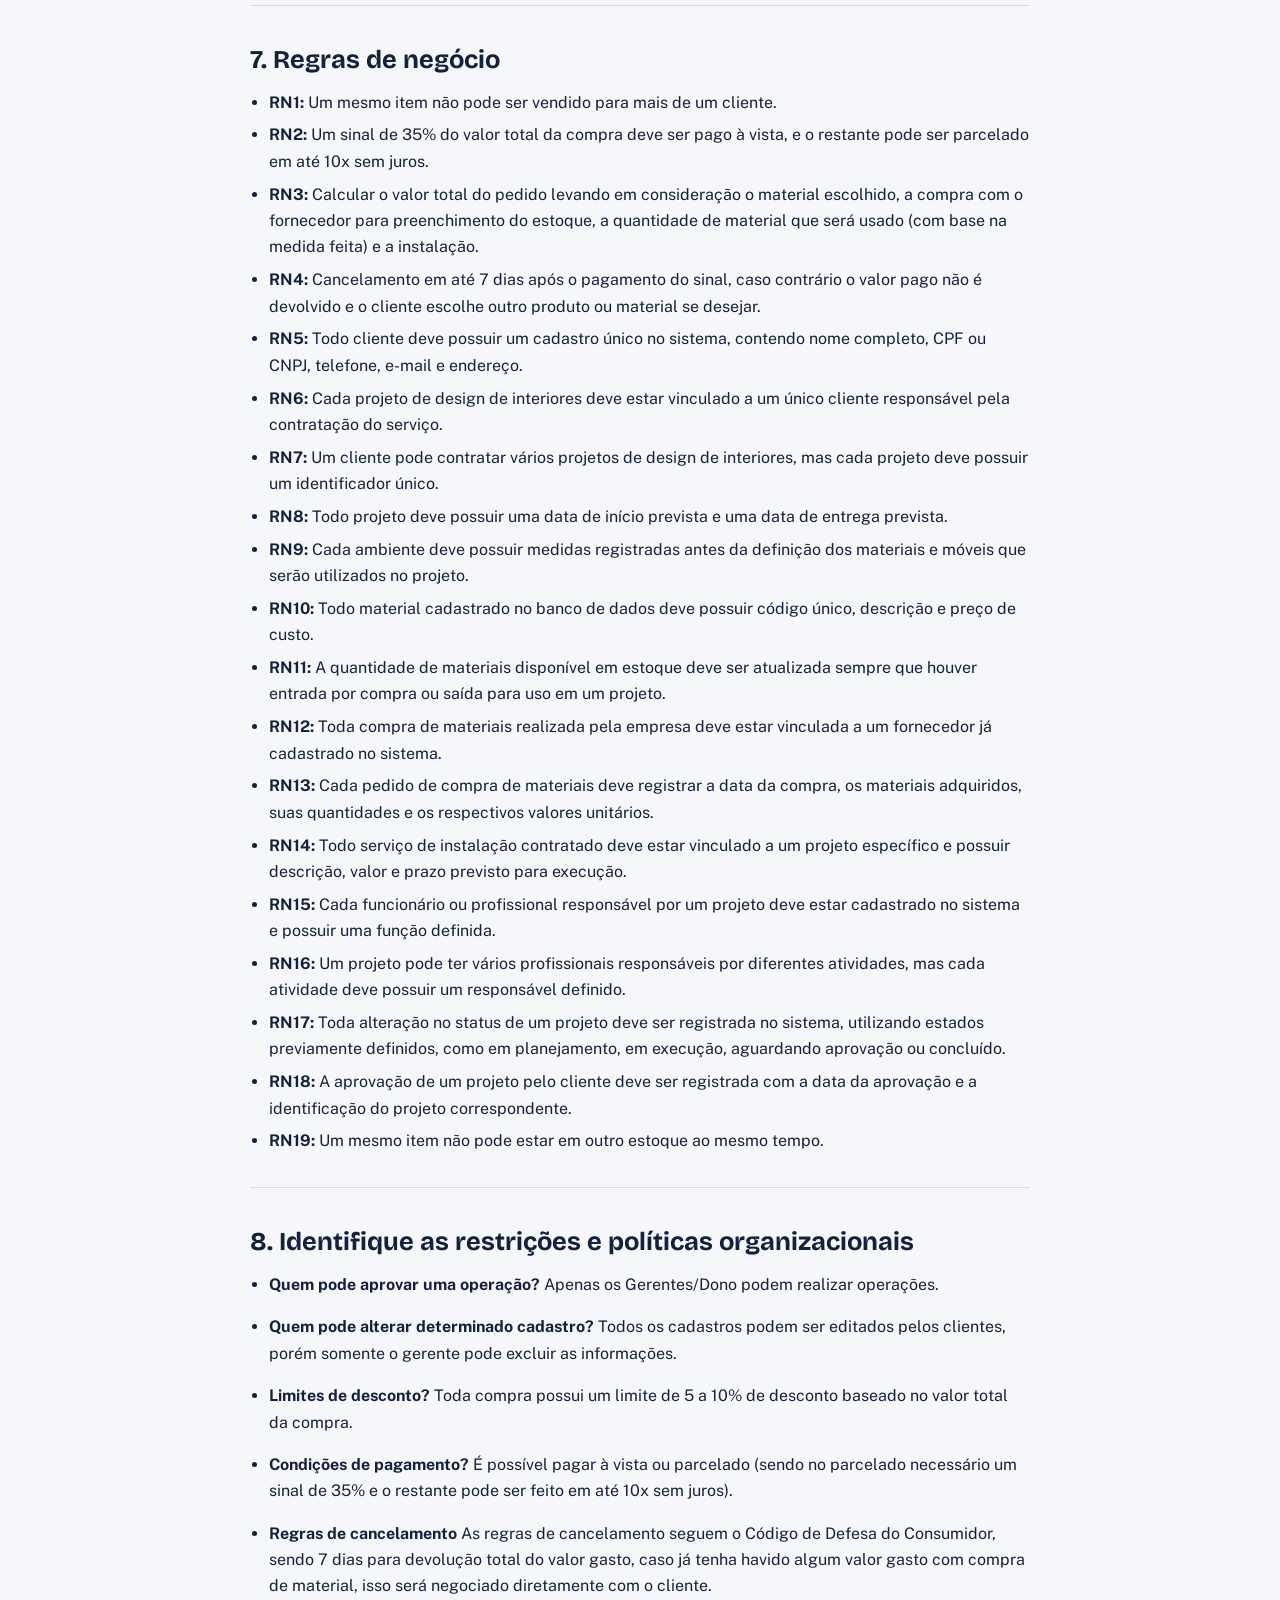
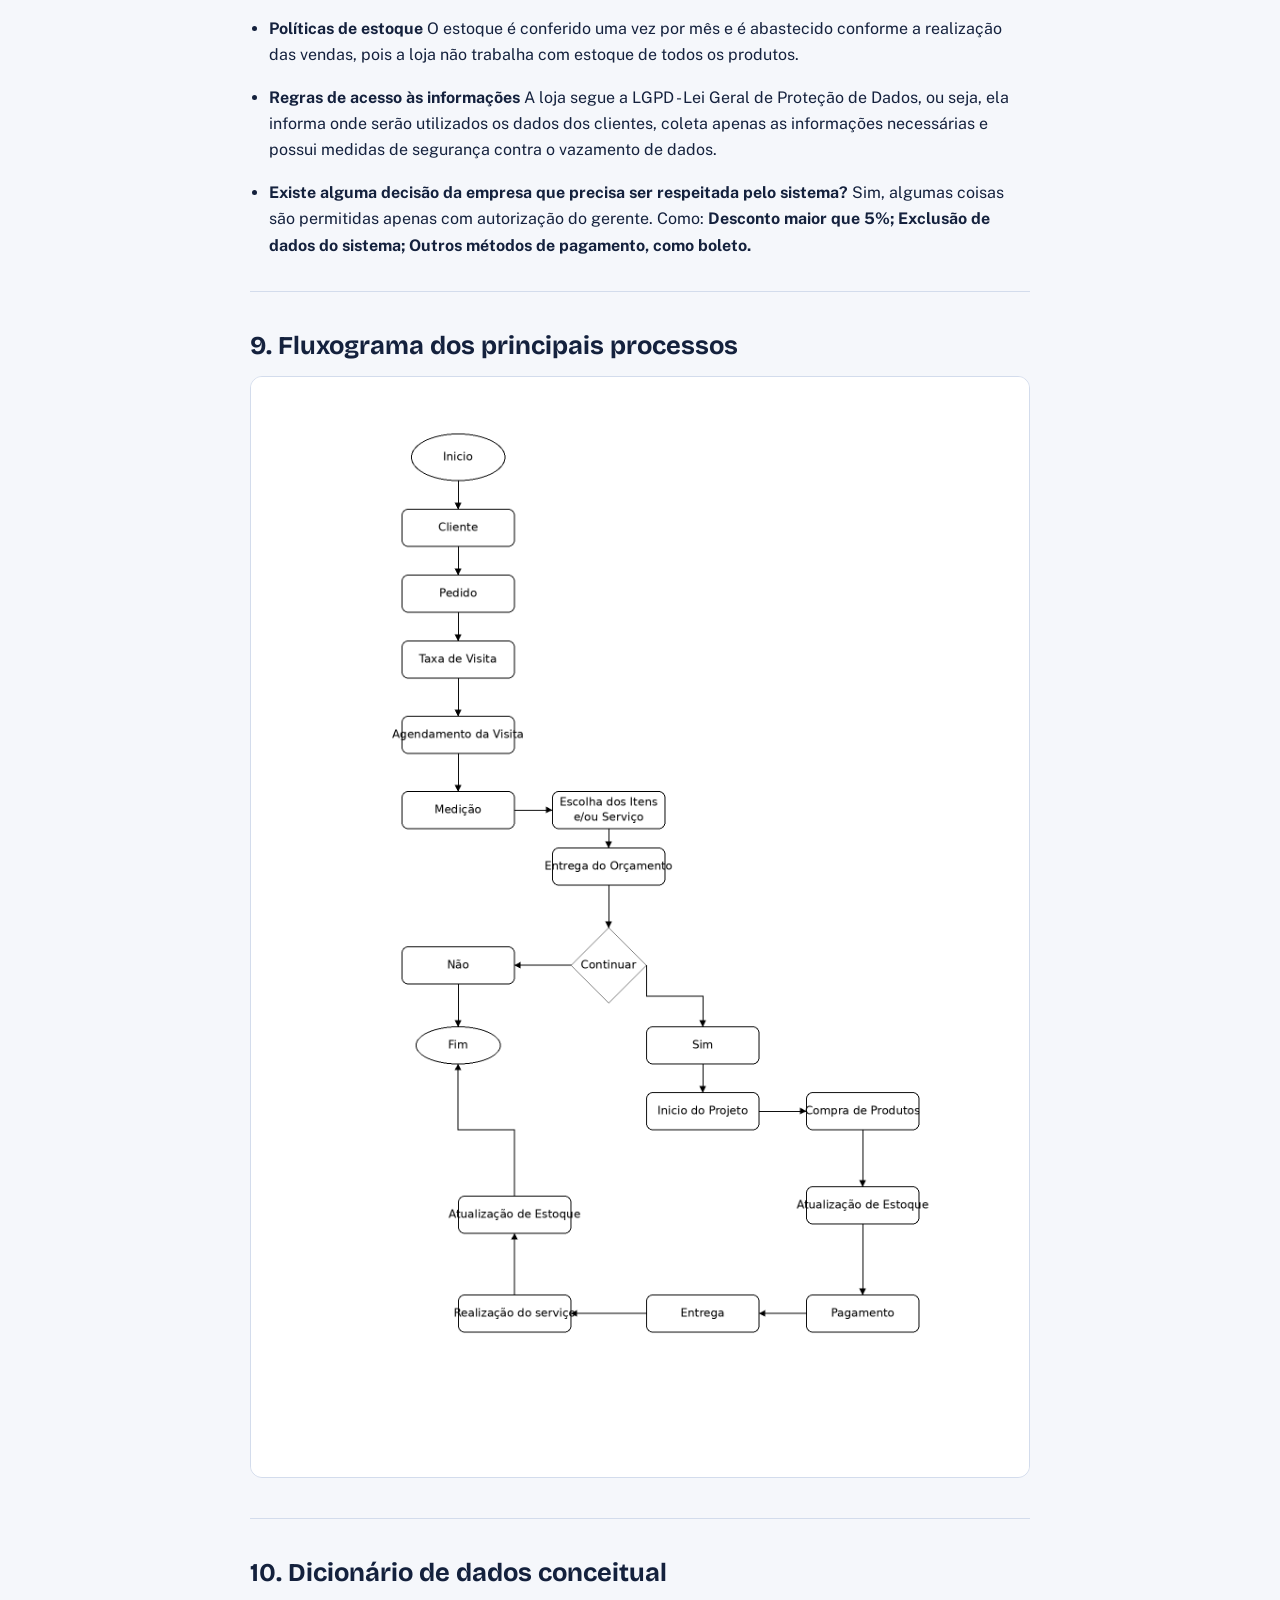
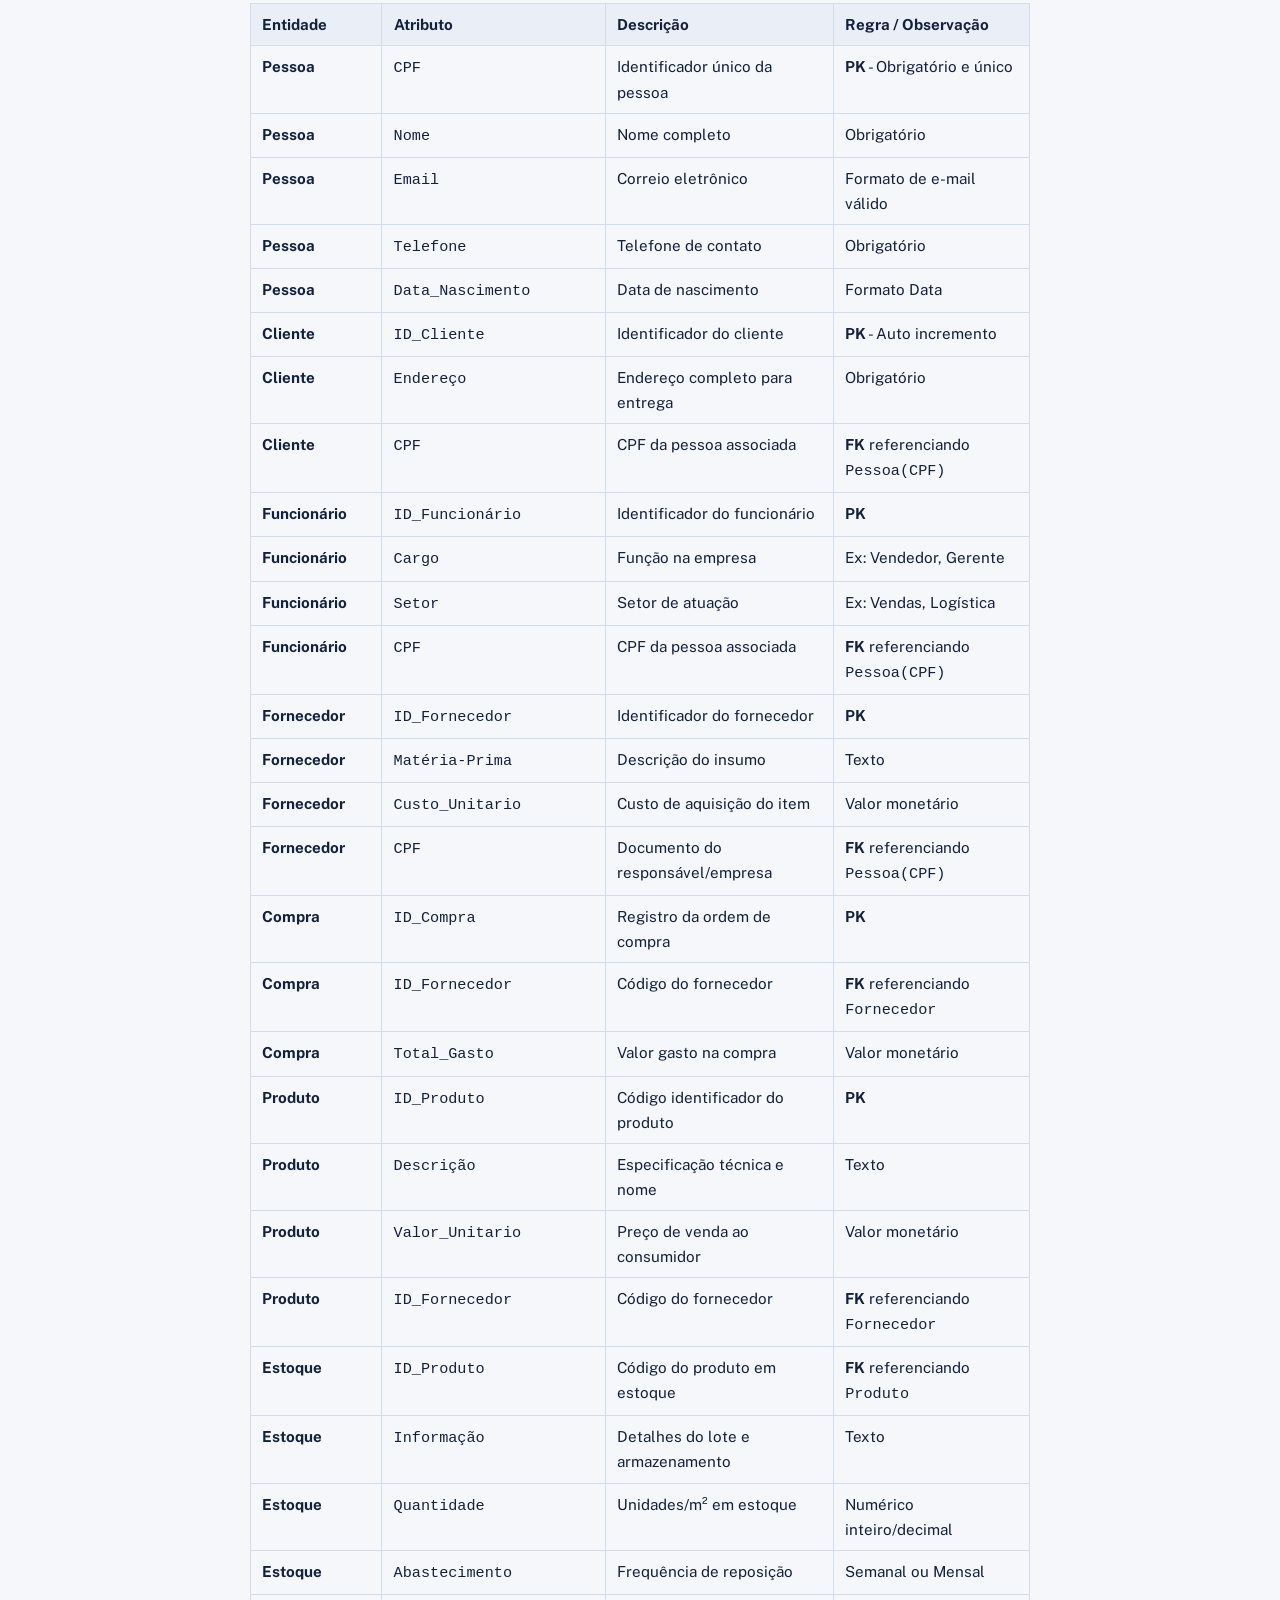
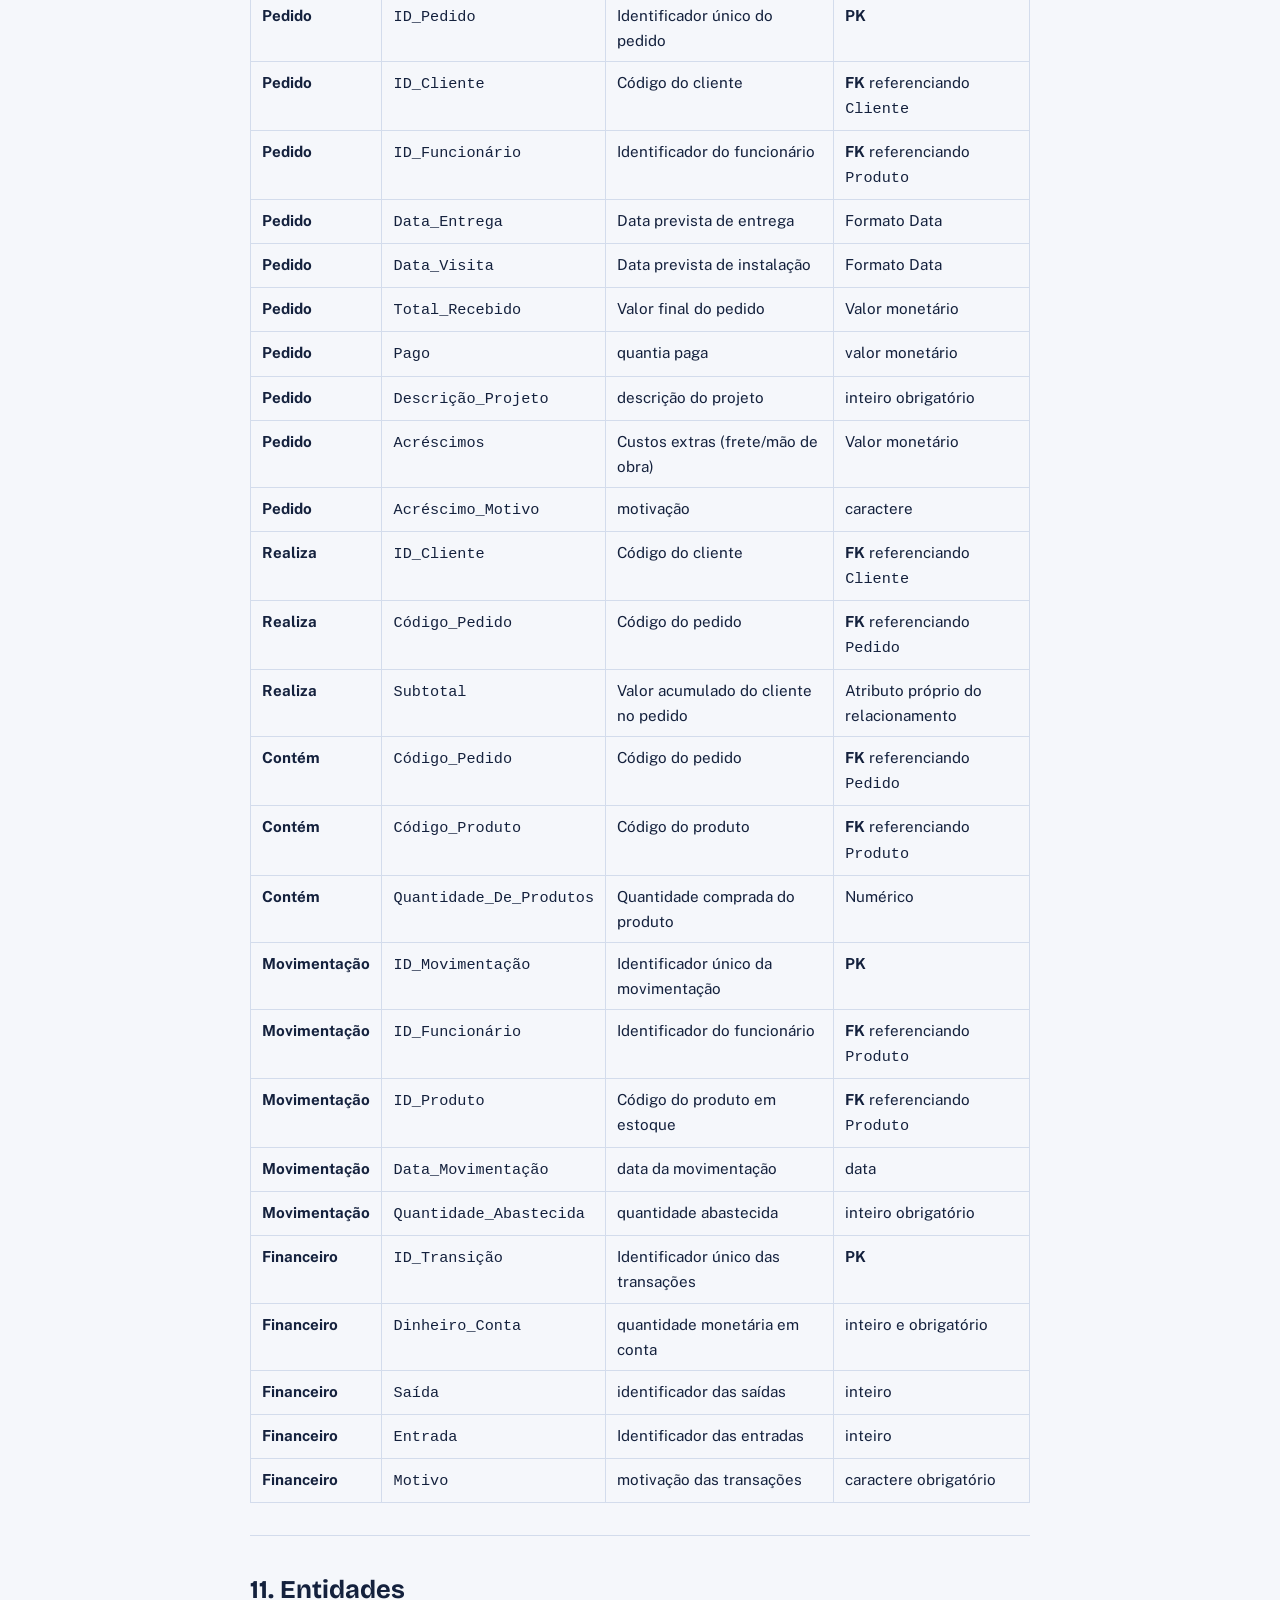
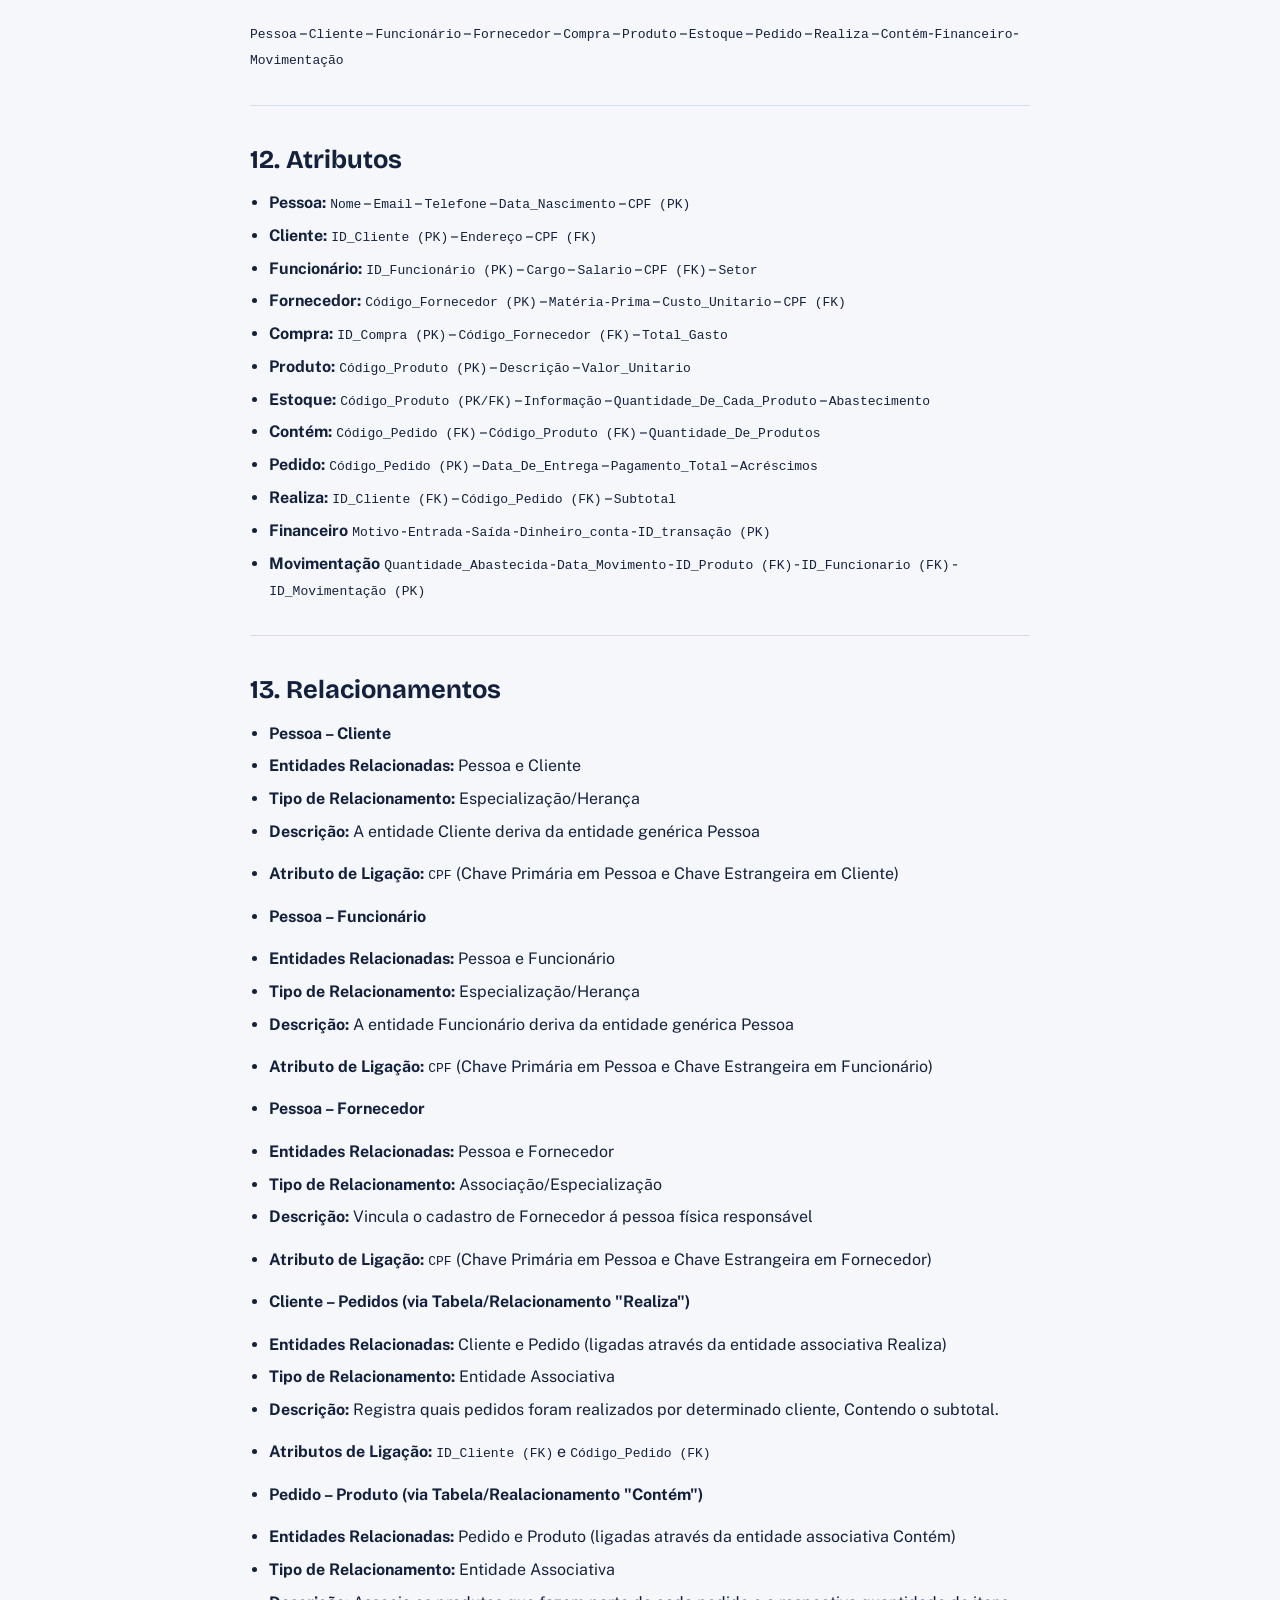
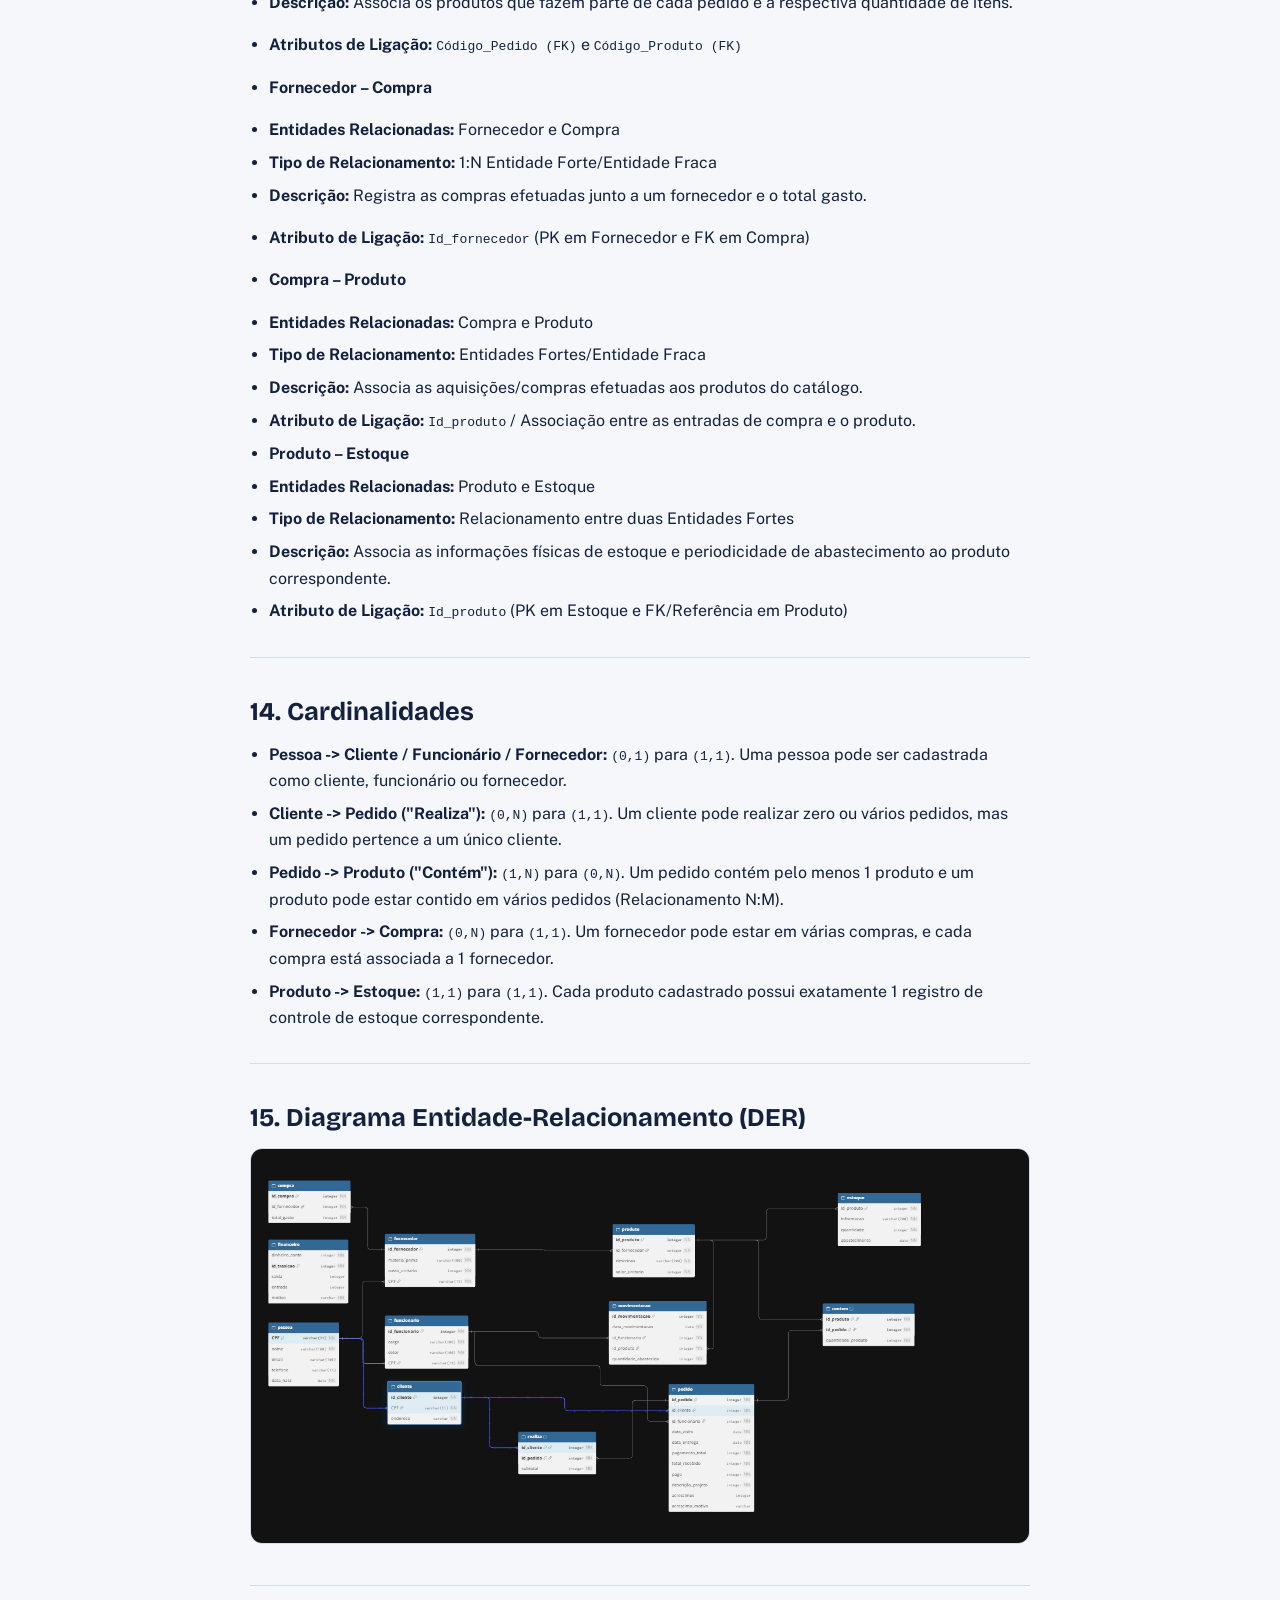
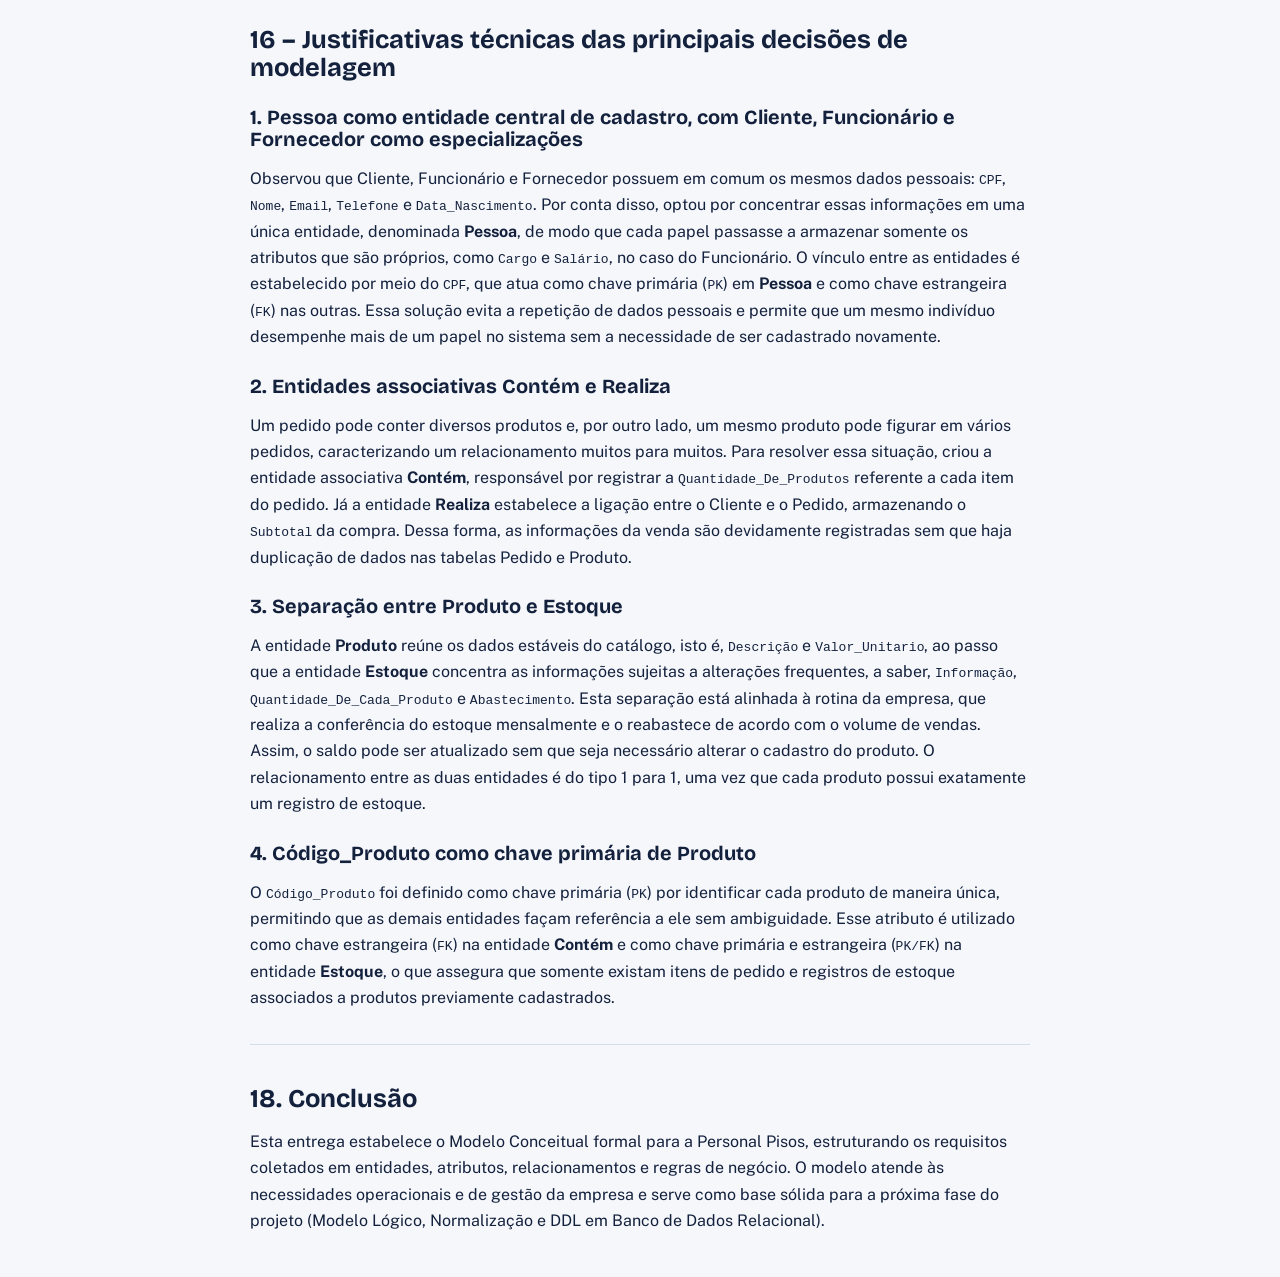
<file: projetos/erp-personal-pisos/index.html>
<!DOCTYPE html>
<html lang="pt-BR">
<head>
  <meta charset="UTF-8">
  <meta name="viewport" content="width=device-width, initial-scale=1">
  <title>Projeto ERP · Personal Pisos</title>
  <meta name="description" content="Projeto acadêmico de ERP e modelagem de banco de dados para a empresa Personal Pisos.">
  <link rel="preconnect" href="https://fonts.googleapis.com">
  <link rel="preconnect" href="https://fonts.gstatic.com" crossorigin>
  <link href="https://fonts.googleapis.com/css2?family=Bricolage+Grotesque:opsz,wght@12..96,500;12..96,700&family=Public+Sans:wght@400;500;600&display=swap" rel="stylesheet">
  <link rel="stylesheet" href="../../css/style.css">
  <style>
    .doc{max-width:820px;margin:0 auto;padding:2rem 1.25rem 4rem}
    .doc h2{margin:2.5rem 0 1rem;font-size:1.6rem}
    .doc h3{margin:1.5rem 0 .5rem}
    .doc ul{padding-left:1.2rem}
    .doc li{margin-bottom:.4rem}
    .doc hr{border:0;border-top:1px solid var(--linha);margin:2rem 0}
    .doc img{max-width:100%;height:auto;border:1px solid var(--linha);border-radius:12px;background:#fff}
    .doc figure{margin:1.5rem 0} .doc figcaption{color:var(--muted);font-size:.9rem;margin-top:.4rem}
    .tabela-rolavel{overflow-x:auto}
    .doc table{border-collapse:collapse;width:100%;font-size:.95rem}
    .doc th,.doc td{border:1px solid var(--linha);padding:.5rem .7rem;text-align:left;vertical-align:top}
    .doc th{background:var(--alt)}
    .topo-doc{padding:1.25rem} .topo-doc a{color:var(--azul-esc);font-weight:600}
    .docs-links{display:flex;gap:.75rem;flex-wrap:wrap;margin:1rem 0 0}
  </style>
</head>
<body>
  <header class="topo-doc"><a href="../../index.html">&larr; Voltar ao portfólio</a></header>
  <main class="doc">
    <h1>Projeto ERP — Personal Pisos</h1>
    <p>Trabalho acadêmico de levantamento de processos, requisitos e modelagem de banco de dados para uma empresa de pisos e decoração.</p>
    <div class="docs-links">
      <a class="btn cheio" href="docs/relatorio-abnt.pdf" target="_blank" rel="noopener">Relatório final (PDF)</a>
      <a class="btn vazio" href="docs/modelagem-banco-de-dados.pdf" target="_blank" rel="noopener">Slides da modelagem (PDF)</a>
    </div>
    <hr>
    
<h2>1. Caracterização da empresa</h2>
<ul>
<li><strong>Nome:</strong> Personal Pisos</li>
<li><strong>Segmento:</strong> Design de Interiores e Acabamentos.</li>
<li><strong>O que vende:</strong> Soluções completas para ambientação, indo desde revestimentos de piso (vinílicos, laminados, porcelanatos) e proteção solar (persianas, cortinas sob medida) até elementos de decoração geral (papel de parede, tapetes, painéis).</li>
<li><strong>Principais Clientes:</strong> Pessoas físicas reformando ou construindo a casa própria, arquitetos/designers de interiores parceiros e pequenos construtores.</li>
<li><strong>Setores:</strong> Marketing, Vendas, Gerência, Finanças e Contabilidade, RH e Logística/Instalação.</li>
<li><strong>Funcionamento Operacional:</strong> Modelo de negócio híbrido (digital e showroom físico).</li>
<li><strong>Dados:</strong> Dados do Cliente, Dados Logísticos, Dados Técnicos e Dados Financeiros.</li>
</ul>
<hr />
<h2>2. Justificativa da escolha</h2>
<p>O grupo escolheu a empresa porque ela já possui um site que precisa de melhorias estruturais e da implementação de um banco de dados organizado para gerenciar suas informações. Além disso, há facilidade de acesso aos processos reais, pois uma das integrantes atua diretamente na empresa.</p>
<hr />
<h2>3. Identifique os processos de negócio.</h2>
<p>Cliente -- Solicita orçamento -- Projeto -- Agendamento de visita -- Medição -- Compra de produtos -- Pagamento -- Entrega --Montagem/Instalação -- Atualização do estoque. </p>
<ul>
<li><strong>Quem participa?</strong>
Cliente, vendedor, designer de interiores, montador e financeiro. </li>
<li><strong>O que inicia o processo?</strong> 
O cliente solicita um orçamento ou procura um produto específico. </li>
<li><strong>O que acontece?</strong> 
É realizado o orçamento, o projeto é definido e, quando necessário, é agendada uma visita para realizar a medição do ambiente. Após a aprovação, ocorre a compra dos produtos, o pagamento, a entrega e a montagem/instalação. </li>
<li><strong>Que informação é gerada?</strong> 
Orçamento, medidas do ambiente, pedido de venda, produtos vendidos, nota fiscal, comprovante de pagamento e atualização do estoque. </li>
<li><strong>Qual é o resultado?</strong> 
O ambiente do cliente é montado/instalado e a venda é concluída. </li>
</ul>
<hr />
<h2>4. Identifique os problemas e necessidades</h2>
<ul>
<li><strong>Onde existe retrabalho?</strong><br />
Nas obras, quando acontece algum problema em uma instalação ou serviço que não foi considerado a possibilidade durante a visita técnica realizada pré obra; 
Na administração ou venda quando não foram seguidos todos os processos necessários. </li>
<li><strong>Existem informações duplicadas?</strong>
Poucas, mas existem, pois a loja está reestruturando o sistema. </li>
<li><strong>Existem informações perdidas?</strong>
Às vezes, por isso a loja está modernizando o sistema. </li>
<li><strong>A empresa utiliza planilhas?</strong>
Sim, ela utiliza. </li>
<li><strong>Existem controles manuais?</strong>
Poucos, a empresa investiu mais nos sistemas de ERP e planilhas e agora está modernizando o sistema. </li>
<li><strong>Os setores compartilham informações?</strong>
Sim, compartilham. </li>
<li><strong>É difícil encontrar informações?</strong>
De acordo com as informações passadas pelo dono não é. </li>
<li><strong>Existem erros de cadastro?</strong>
Raramente. </li>
<li><strong>É difícil acompanhar estoque, vendas, clientes ou funcionários?</strong>
Não, desde que esteja tudo devidamente cadastrado. Porém hoje o estoque é algo que dá um pouco mais de trabalho pois a empresa não possui um colaborador específico para organizar/catalogar. </li>
<li><strong>Existem problemas para gerar relatórios?</strong>
Não. </li>
<li><strong>PROBLEMAS E NECESSIDADES</strong></li>
<li><strong>Problema</strong>: Problemas não identificados durante a visita técnica pré-obra. </li>
<li>
<p><strong>Consequência</strong>: Retrabalho durante a instalação ou execução do serviço; </p>
</li>
<li>
<p><strong>Problema</strong>: Processos de administração ou venda não seguidos corretamente. </p>
</li>
<li>
<p><strong>Consequência</strong>: Retrabalho e possíveis atrasos nos processos; </p>
</li>
<li>
<p><strong>Problema</strong>: Informações duplicadas durante a reestruturação do sistema. </p>
</li>
<li>
<p><strong>Consequência</strong>: Necessidade de reorganização e conferência dos dados; </p>
</li>
<li>
<p><strong>Problema</strong>: Possibilidade de perda de informações. </p>
</li>
<li>
<p><strong>Consequência:</strong> Dificuldade para manter todos os dados organizados e disponíveis; </p>
</li>
<li>
<p><strong>Problema</strong>: Uso de planilhas junto aos sistemas. </p>
</li>
<li>
<p><strong>Consequência</strong>: Necessidade de modernização e integração dos controles; </p>
</li>
<li>
<p><strong>Problema</strong>: Controle de estoque sem colaborador específico. </p>
</li>
<li>
<p><strong>Consequência</strong>: Maior dificuldade e trabalho para acompanhar o estoque; </p>
</li>
<li>
<p><strong>Problema</strong>: Informações dependentes de cadastro correto. </p>
</li>
<li><strong>Consequência</strong>: Possibilidade de dificuldades no acompanhamento quando há falhas no cadastro.</li>
</ul>
<hr />
<h2>5. Requisitos funcionais</h2>
<ul>
<li>
<p><strong>RF1</strong> - Cadastro com os dados pessoais do cliente, como e-mail pessoal, número de celular, nome completo, CPF ou CNPJ, data de nascimento e CEP, juntamente com a verificação em dois fatores durante a autenticação.</p>
</li>
<li>
<p><strong>RF2</strong> - Todo projeto realizado deve ter a emissão de um relatório contendo informações desde o planejamento até a instalação, incluindo materiais utilizados, custos e etapas concluídas.</p>
</li>
<li>
<p><strong>RF3</strong> - O sistema deve disponibilizar um canal de contato entre cliente e atendente para dúvidas e solicitações de alterações referentes ao projeto, mantendo o histórico das conversas.</p>
</li>
<li>
<p><strong>RF4</strong> - O sistema deve permitir o controle da entrada e saída de produtos do estoque, registrando as quantidades movimentadas e os respectivos valores financeiros.</p>
</li>
<li>
<p><strong>RF5</strong> - O sistema deve permitir que o atendente crie orçamentos prévios de serviços para os clientes, informando o período previsto de execução, os itens desejados, os valores e um prazo de validade configurável (ex.: 7 dias).</p>
</li>
<li>
<p><strong>RF6</strong> - O sistema deve registrar o estilo de decoração desejado pelo cliente, incluindo preferências de cores, materiais e acabamentos, para auxiliar na elaboração do projeto e do orçamento.</p>
</li>
<li>
<p><strong>RF7</strong> - O sistema deve registrar todas as etapas do processo, desde a compra dos materiais com os fornecedores até a instalação dos produtos no ambiente do cliente.</p>
</li>
<li>
<p><strong>RF8</strong> - O sistema deve permitir o cadastro e a atualização da disponibilidade comercial dos produtos, indicando quais podem ou não ser vendidos, independentemente da quantidade física disponível em estoque.</p>
</li>
<li>
<p><strong>RF9</strong> - Toda alteração no status de um projeto deve ser registrada no sistema, incluindo a data da alteração, o status e o usuário responsável, utilizando estados previamente definidos, como em planejamento, em execução, aguardando aprovação ou concluído.</p>
</li>
<li>
<p><strong>RF10</strong> - A aprovação de um projeto pelo cliente deve ser registrada com a data da aprovação, a identificação do cliente responsável e a versão do projeto aprovada.</p>
</li>
<li>
<p><strong>RF11</strong> - O sistema deve permitir o cadastro de fornecedores, armazenando informações como nome, CPF ou CNPJ, telefone, endereço e materiais fornecidos.</p>
</li>
<li>
<p><strong>RF12</strong> - O sistema deve permitir o registro e o acompanhamento dos pagamentos relacionados aos projetos, incluindo valores pagos, valores pendentes, datas de pagamento e situação financeira de cada pedido.</p>
</li>
<li>
<p><strong>RF13</strong> - O sistema deve permitir o agendamento de medições, visitas técnicas e instalações, registrando data, horário, endereço, profissional responsável e projeto relacionado.</p>
</li>
<li>
<p><strong>RF14</strong> - O sistema deve permitir o cadastro e a atualização de produtos e materiais, armazenando informações como código identificador, descrição, categoria, unidade de medida, preço e fornecedor relacionado, quando aplicável.</p>
</li>
</ul>
<h2>6. Requisitos não funcionais</h2>
<ul>
<li>
<p><strong>RNF1</strong> – O sistema deve fazer backup dos dados todos os dias à 00:00 (meia noite) ou sempre que houver uma atualização. </p>
</li>
<li>
<p><strong>RNF2</strong> - O sistema deve funcionar 24/7 (24 horas por dia durante 7 dias por semana). </p>
</li>
<li>
<p><strong>RNF3</strong> - O sistema deve exigir autenticação por login e senha para permitir o acesso às funcionalidades restritas. </p>
</li>
<li>
<p><strong>RNF4</strong> - O sistema deve controlar o acesso às informações de acordo com o perfil do usuário, como administrador, designer de interiores e funcionário. </p>
</li>
<li>
<p><strong>RNF5</strong> - Os dados pessoais dos clientes devem ser protegidos de acordo com a Lei Geral de Proteção de Dados (LGPD). </p>
</li>
<li>
<p><strong>RNF6</strong> - O sistema deve utilizar um banco de dados relacional para garantir a organização e a integridade das informações cadastradas. </p>
</li>
<li>
<p><strong>RNF7</strong> - O sistema deve validar os dados inseridos nos formulários, impedindo o cadastro de informações em formatos inválidos. </p>
</li>
<li>
<p><strong>RNF8</strong> - Os valores monetários devem ser armazenados e processados com precisão decimal, evitando erros de arredondamento nos cálculos financeiros. </p>
</li>
<li>
<p><strong>RNF9</strong> - O sistema deve manter um padrão de nomenclatura para tabelas, campos e relacionamentos do banco de dados, facilitando sua manutenção. </p>
</li>
<li>
<p><strong>RNF10</strong> - O código-fonte do sistema deve ser organizado e documentado para facilitar futuras correções e atualizações. </p>
</li>
<li>
<p><strong>RNF11</strong> - O sistema deve registrar logs de erros e falhas técnicas para facilitar a identificação e a correção de problemas. </p>
</li>
<li>
<p><strong>RNF12</strong> - O sistema deve permitir a manutenção e a atualização de seus componentes sem comprometer a integridade dos dados armazenados.</p>
</li>
</ul>
<hr />
<h2>7. Regras de negócio</h2>
<ul>
<li><strong>RN1:</strong> Um mesmo item não pode ser vendido para mais de um cliente.</li>
<li><strong>RN2:</strong> Um sinal de 35% do valor total da compra deve ser pago à vista, e o restante pode ser parcelado em até 10x sem juros.</li>
<li><strong>RN3:</strong> Calcular o valor total do pedido levando em consideração o material escolhido, a compra com o fornecedor para preenchimento do estoque, a quantidade de material que será usado (com base na medida feita) e a instalação.</li>
<li><strong>RN4:</strong> Cancelamento em até 7 dias após o pagamento do sinal, caso contrário o valor pago não é devolvido e o cliente escolhe outro produto ou material se desejar.</li>
<li><strong>RN5:</strong> Todo cliente deve possuir um cadastro único no sistema, contendo nome completo, CPF ou CNPJ, telefone, e-mail e endereço.</li>
<li><strong>RN6:</strong> Cada projeto de design de interiores deve estar vinculado a um único cliente responsável pela contratação do serviço.</li>
<li><strong>RN7:</strong>  Um cliente pode contratar vários projetos de design de interiores, mas cada projeto deve possuir um identificador único.</li>
<li><strong>RN8:</strong> Todo projeto deve possuir uma data de início prevista e uma data de entrega prevista.</li>
<li><strong>RN9:</strong> Cada ambiente deve possuir medidas registradas antes da definição dos materiais e móveis que serão utilizados no projeto.</li>
<li><strong>RN10:</strong> Todo material cadastrado no banco de dados deve possuir código único, descrição e preço de custo.</li>
<li><strong>RN11:</strong> A quantidade de materiais disponível em estoque deve ser atualizada sempre que houver entrada por compra ou saída para uso em um projeto.</li>
<li><strong>RN12:</strong> Toda compra de materiais realizada pela empresa deve estar vinculada a um fornecedor já cadastrado no sistema.</li>
<li><strong>RN13:</strong> Cada pedido de compra de materiais deve registrar a data da compra, os materiais adquiridos, suas quantidades e os respectivos valores unitários.</li>
<li><strong>RN14:</strong> Todo serviço de instalação contratado deve estar vinculado a um projeto específico e possuir descrição, valor e prazo previsto para execução.</li>
<li><strong>RN15:</strong> Cada funcionário ou profissional responsável por um projeto deve estar cadastrado no sistema e possuir uma função definida.</li>
<li><strong>RN16:</strong> Um projeto pode ter vários profissionais responsáveis por diferentes atividades, mas cada atividade deve possuir um responsável definido.</li>
<li><strong>RN17:</strong> Toda alteração no status de um projeto deve ser registrada no sistema, utilizando estados previamente definidos, como em planejamento, em execução, aguardando aprovação ou concluído.</li>
<li><strong>RN18:</strong> A aprovação de um projeto pelo cliente deve ser registrada com a data da aprovação e a identificação do projeto correspondente.</li>
<li><strong>RN19:</strong> Um mesmo item não pode estar em outro estoque ao mesmo tempo.</li>
</ul>
<hr />
<h2>8. Identifique as restrições e políticas organizacionais</h2>
<ul>
<li>
<p><strong>Quem pode aprovar uma operação?</strong>
Apenas os Gerentes/Dono podem realizar operações. </p>
</li>
<li>
<p><strong>Quem pode alterar determinado cadastro?</strong>
Todos os cadastros podem ser editados pelos clientes, porém somente o gerente pode excluir as informações. </p>
</li>
<li>
<p><strong>Limites de desconto?</strong>
Toda compra possui um limite de 5 a 10% de desconto baseado no valor total da compra. </p>
</li>
<li>
<p><strong>Condições de pagamento?</strong>
É possível pagar à vista ou parcelado (sendo no parcelado necessário um sinal de 35% e o restante pode ser feito em até 10x sem juros). </p>
</li>
<li>
<p><strong>Regras de cancelamento</strong>
As regras de cancelamento seguem o Código de Defesa do Consumidor, sendo 7 dias para devolução total do valor gasto, caso já tenha havido algum valor gasto com compra de material, isso será negociado diretamente com o cliente. </p>
</li>
<li>
<p><strong>Políticas de estoque</strong>
O estoque é conferido uma vez por mês e é abastecido conforme a realização das vendas, pois a loja não trabalha com estoque de todos os produtos. </p>
</li>
<li>
<p><strong>Regras de acesso às informações</strong>
A loja segue a LGPD - Lei Geral de Proteção de Dados, ou seja, ela informa onde serão utilizados os dados dos clientes, coleta apenas as informações necessárias e possui medidas de segurança contra o vazamento de dados. </p>
</li>
<li>
<p><strong>Existe alguma decisão da empresa que precisa ser respeitada pelo sistema?</strong>
Sim, algumas coisas são permitidas apenas com autorização do gerente. Como: 
<strong>Desconto maior que 5%;</strong>
<strong>Exclusão de dados do sistema;</strong>
<strong>Outros métodos de pagamento, como boleto.</strong></p>
</li>
</ul>
<hr />
<h2>9. Fluxograma dos principais processos</h2>
<p><img alt="Fluxograma de Processos" src="img/fluxograma.png" /></p>
<hr />
<h2>10. Dicionário de dados conceitual</h2>
<div class="tabela-rolavel"><table>
<thead>
<tr>
<th style="text-align: left;">Entidade</th>
<th style="text-align: left;">Atributo</th>
<th style="text-align: left;">Descrição</th>
<th style="text-align: left;">Regra / Observação</th>
</tr>
</thead>
<tbody>
<tr>
<td style="text-align: left;"><strong>Pessoa</strong></td>
<td style="text-align: left;"><code>CPF</code></td>
<td style="text-align: left;">Identificador único da pessoa</td>
<td style="text-align: left;"><strong>PK</strong> - Obrigatório e único</td>
</tr>
<tr>
<td style="text-align: left;"><strong>Pessoa</strong></td>
<td style="text-align: left;"><code>Nome</code></td>
<td style="text-align: left;">Nome completo</td>
<td style="text-align: left;">Obrigatório</td>
</tr>
<tr>
<td style="text-align: left;"><strong>Pessoa</strong></td>
<td style="text-align: left;"><code>Email</code></td>
<td style="text-align: left;">Correio eletrônico</td>
<td style="text-align: left;">Formato de e-mail válido</td>
</tr>
<tr>
<td style="text-align: left;"><strong>Pessoa</strong></td>
<td style="text-align: left;"><code>Telefone</code></td>
<td style="text-align: left;">Telefone de contato</td>
<td style="text-align: left;">Obrigatório</td>
</tr>
<tr>
<td style="text-align: left;"><strong>Pessoa</strong></td>
<td style="text-align: left;"><code>Data_Nascimento</code></td>
<td style="text-align: left;">Data de nascimento</td>
<td style="text-align: left;">Formato Data</td>
</tr>
<tr>
<td style="text-align: left;"><strong>Cliente</strong></td>
<td style="text-align: left;"><code>ID_Cliente</code></td>
<td style="text-align: left;">Identificador do cliente</td>
<td style="text-align: left;"><strong>PK</strong> - Auto incremento</td>
</tr>
<tr>
<td style="text-align: left;"><strong>Cliente</strong></td>
<td style="text-align: left;"><code>Endereço</code></td>
<td style="text-align: left;">Endereço completo para entrega</td>
<td style="text-align: left;">Obrigatório</td>
</tr>
<tr>
<td style="text-align: left;"><strong>Cliente</strong></td>
<td style="text-align: left;"><code>CPF</code></td>
<td style="text-align: left;">CPF da pessoa associada</td>
<td style="text-align: left;"><strong>FK</strong> referenciando <code>Pessoa(CPF)</code></td>
</tr>
<tr>
<td style="text-align: left;"><strong>Funcionário</strong></td>
<td style="text-align: left;"><code>ID_Funcionário</code></td>
<td style="text-align: left;">Identificador do funcionário</td>
<td style="text-align: left;"><strong>PK</strong></td>
</tr>
<tr>
<td style="text-align: left;"><strong>Funcionário</strong></td>
<td style="text-align: left;"><code>Cargo</code></td>
<td style="text-align: left;">Função na empresa</td>
<td style="text-align: left;">Ex: Vendedor, Gerente</td>
</tr>
<tr>
<td style="text-align: left;"><strong>Funcionário</strong></td>
<td style="text-align: left;"><code>Setor</code></td>
<td style="text-align: left;">Setor de atuação</td>
<td style="text-align: left;">Ex: Vendas, Logística</td>
</tr>
<tr>
<td style="text-align: left;"><strong>Funcionário</strong></td>
<td style="text-align: left;"><code>CPF</code></td>
<td style="text-align: left;">CPF da pessoa associada</td>
<td style="text-align: left;"><strong>FK</strong> referenciando <code>Pessoa(CPF)</code></td>
</tr>
<tr>
<td style="text-align: left;"><strong>Fornecedor</strong></td>
<td style="text-align: left;"><code>ID_Fornecedor</code></td>
<td style="text-align: left;">Identificador do fornecedor</td>
<td style="text-align: left;"><strong>PK</strong></td>
</tr>
<tr>
<td style="text-align: left;"><strong>Fornecedor</strong></td>
<td style="text-align: left;"><code>Matéria-Prima</code></td>
<td style="text-align: left;">Descrição do insumo</td>
<td style="text-align: left;">Texto</td>
</tr>
<tr>
<td style="text-align: left;"><strong>Fornecedor</strong></td>
<td style="text-align: left;"><code>Custo_Unitario</code></td>
<td style="text-align: left;">Custo de aquisição do item</td>
<td style="text-align: left;">Valor monetário</td>
</tr>
<tr>
<td style="text-align: left;"><strong>Fornecedor</strong></td>
<td style="text-align: left;"><code>CPF</code></td>
<td style="text-align: left;">Documento do responsável/empresa</td>
<td style="text-align: left;"><strong>FK</strong> referenciando <code>Pessoa(CPF)</code></td>
</tr>
<tr>
<td style="text-align: left;"><strong>Compra</strong></td>
<td style="text-align: left;"><code>ID_Compra</code></td>
<td style="text-align: left;">Registro da ordem de compra</td>
<td style="text-align: left;"><strong>PK</strong></td>
</tr>
<tr>
<td style="text-align: left;"><strong>Compra</strong></td>
<td style="text-align: left;"><code>ID_Fornecedor</code></td>
<td style="text-align: left;">Código do fornecedor</td>
<td style="text-align: left;"><strong>FK</strong> referenciando <code>Fornecedor</code></td>
</tr>
<tr>
<td style="text-align: left;"><strong>Compra</strong></td>
<td style="text-align: left;"><code>Total_Gasto</code></td>
<td style="text-align: left;">Valor gasto na compra</td>
<td style="text-align: left;">Valor monetário</td>
</tr>
<tr>
<td style="text-align: left;"><strong>Produto</strong></td>
<td style="text-align: left;"><code>ID_Produto</code></td>
<td style="text-align: left;">Código identificador do produto</td>
<td style="text-align: left;"><strong>PK</strong></td>
</tr>
<tr>
<td style="text-align: left;"><strong>Produto</strong></td>
<td style="text-align: left;"><code>Descrição</code></td>
<td style="text-align: left;">Especificação técnica e nome</td>
<td style="text-align: left;">Texto</td>
</tr>
<tr>
<td style="text-align: left;"><strong>Produto</strong></td>
<td style="text-align: left;"><code>Valor_Unitario</code></td>
<td style="text-align: left;">Preço de venda ao consumidor</td>
<td style="text-align: left;">Valor monetário</td>
</tr>
<tr>
<td style="text-align: left;"><strong>Produto</strong></td>
<td style="text-align: left;"><code>ID_Fornecedor</code></td>
<td style="text-align: left;">Código do fornecedor</td>
<td style="text-align: left;"><strong>FK</strong> referenciando <code>Fornecedor</code></td>
</tr>
<tr>
<td style="text-align: left;"><strong>Estoque</strong></td>
<td style="text-align: left;"><code>ID_Produto</code></td>
<td style="text-align: left;">Código do produto em estoque</td>
<td style="text-align: left;"><strong>FK</strong> referenciando <code>Produto</code></td>
</tr>
<tr>
<td style="text-align: left;"><strong>Estoque</strong></td>
<td style="text-align: left;"><code>Informação</code></td>
<td style="text-align: left;">Detalhes do lote e armazenamento</td>
<td style="text-align: left;">Texto</td>
</tr>
<tr>
<td style="text-align: left;"><strong>Estoque</strong></td>
<td style="text-align: left;"><code>Quantidade</code></td>
<td style="text-align: left;">Unidades/m² em estoque</td>
<td style="text-align: left;">Numérico inteiro/decimal</td>
</tr>
<tr>
<td style="text-align: left;"><strong>Estoque</strong></td>
<td style="text-align: left;"><code>Abastecimento</code></td>
<td style="text-align: left;">Frequência de reposição</td>
<td style="text-align: left;">Semanal ou Mensal</td>
</tr>
<tr>
<td style="text-align: left;"><strong>Pedido</strong></td>
<td style="text-align: left;"><code>ID_Pedido</code></td>
<td style="text-align: left;">Identificador único do pedido</td>
<td style="text-align: left;"><strong>PK</strong></td>
</tr>
<tr>
<td style="text-align: left;"><strong>Pedido</strong></td>
<td style="text-align: left;"><code>ID_Cliente</code></td>
<td style="text-align: left;">Código do cliente</td>
<td style="text-align: left;"><strong>FK</strong> referenciando <code>Cliente</code></td>
</tr>
<tr>
<td style="text-align: left;"><strong>Pedido</strong></td>
<td style="text-align: left;"><code>ID_Funcionário</code></td>
<td style="text-align: left;">Identificador do funcionário</td>
<td style="text-align: left;"><strong>FK</strong> referenciando <code>Produto</code></td>
</tr>
<tr>
<td style="text-align: left;"><strong>Pedido</strong></td>
<td style="text-align: left;"><code>Data_Entrega</code></td>
<td style="text-align: left;">Data prevista de entrega</td>
<td style="text-align: left;">Formato Data</td>
</tr>
<tr>
<td style="text-align: left;"><strong>Pedido</strong></td>
<td style="text-align: left;"><code>Data_Visita</code></td>
<td style="text-align: left;">Data prevista de instalação</td>
<td style="text-align: left;">Formato Data</td>
</tr>
<tr>
<td style="text-align: left;"><strong>Pedido</strong></td>
<td style="text-align: left;"><code>Total_Recebido</code></td>
<td style="text-align: left;">Valor final do pedido</td>
<td style="text-align: left;">Valor monetário</td>
</tr>
<tr>
<td style="text-align: left;"><strong>Pedido</strong></td>
<td style="text-align: left;"><code>Pago</code></td>
<td style="text-align: left;">quantia paga</td>
<td style="text-align: left;">valor monetário</td>
</tr>
<tr>
<td style="text-align: left;"><strong>Pedido</strong></td>
<td style="text-align: left;"><code>Descrição_Projeto</code></td>
<td style="text-align: left;">descrição do projeto</td>
<td style="text-align: left;">inteiro obrigatório</td>
</tr>
<tr>
<td style="text-align: left;"><strong>Pedido</strong></td>
<td style="text-align: left;"><code>Acréscimos</code></td>
<td style="text-align: left;">Custos extras (frete/mão de obra)</td>
<td style="text-align: left;">Valor monetário</td>
</tr>
<tr>
<td style="text-align: left;"><strong>Pedido</strong></td>
<td style="text-align: left;"><code>Acréscimo_Motivo</code></td>
<td style="text-align: left;">motivação</td>
<td style="text-align: left;">caractere</td>
</tr>
<tr>
<td style="text-align: left;"><strong>Realiza</strong></td>
<td style="text-align: left;"><code>ID_Cliente</code></td>
<td style="text-align: left;">Código do cliente</td>
<td style="text-align: left;"><strong>FK</strong> referenciando <code>Cliente</code></td>
</tr>
<tr>
<td style="text-align: left;"><strong>Realiza</strong></td>
<td style="text-align: left;"><code>Código_Pedido</code></td>
<td style="text-align: left;">Código do pedido</td>
<td style="text-align: left;"><strong>FK</strong> referenciando <code>Pedido</code></td>
</tr>
<tr>
<td style="text-align: left;"><strong>Realiza</strong></td>
<td style="text-align: left;"><code>Subtotal</code></td>
<td style="text-align: left;">Valor acumulado do cliente no pedido</td>
<td style="text-align: left;">Atributo próprio do relacionamento</td>
</tr>
<tr>
<td style="text-align: left;"><strong>Contém</strong></td>
<td style="text-align: left;"><code>Código_Pedido</code></td>
<td style="text-align: left;">Código do pedido</td>
<td style="text-align: left;"><strong>FK</strong> referenciando <code>Pedido</code></td>
</tr>
<tr>
<td style="text-align: left;"><strong>Contém</strong></td>
<td style="text-align: left;"><code>Código_Produto</code></td>
<td style="text-align: left;">Código do produto</td>
<td style="text-align: left;"><strong>FK</strong> referenciando <code>Produto</code></td>
</tr>
<tr>
<td style="text-align: left;"><strong>Contém</strong></td>
<td style="text-align: left;"><code>Quantidade_De_Produtos</code></td>
<td style="text-align: left;">Quantidade comprada do produto</td>
<td style="text-align: left;">Numérico</td>
</tr>
<tr>
<td style="text-align: left;"><strong>Movimentação</strong></td>
<td style="text-align: left;"><code>ID_Movimentação</code></td>
<td style="text-align: left;">Identificador único da movimentação</td>
<td style="text-align: left;"><strong>PK</strong></td>
</tr>
<tr>
<td style="text-align: left;"><strong>Movimentação</strong></td>
<td style="text-align: left;"><code>ID_Funcionário</code></td>
<td style="text-align: left;">Identificador do funcionário</td>
<td style="text-align: left;"><strong>FK</strong> referenciando <code>Produto</code></td>
</tr>
<tr>
<td style="text-align: left;"><strong>Movimentação</strong></td>
<td style="text-align: left;"><code>ID_Produto</code></td>
<td style="text-align: left;">Código do produto em estoque</td>
<td style="text-align: left;"><strong>FK</strong> referenciando <code>Produto</code></td>
</tr>
<tr>
<td style="text-align: left;"><strong>Movimentação</strong></td>
<td style="text-align: left;"><code>Data_Movimentação</code></td>
<td style="text-align: left;">data da movimentação</td>
<td style="text-align: left;">data</td>
</tr>
<tr>
<td style="text-align: left;"><strong>Movimentação</strong></td>
<td style="text-align: left;"><code>Quantidade_Abastecida</code></td>
<td style="text-align: left;">quantidade abastecida</td>
<td style="text-align: left;">inteiro obrigatório</td>
</tr>
<tr>
<td style="text-align: left;"><strong>Financeiro</strong></td>
<td style="text-align: left;"><code>ID_Transição</code></td>
<td style="text-align: left;">Identificador único das transações</td>
<td style="text-align: left;"><strong>PK</strong></td>
</tr>
<tr>
<td style="text-align: left;"><strong>Financeiro</strong></td>
<td style="text-align: left;"><code>Dinheiro_Conta</code></td>
<td style="text-align: left;">quantidade monetária em conta</td>
<td style="text-align: left;">inteiro e obrigatório</td>
</tr>
<tr>
<td style="text-align: left;"><strong>Financeiro</strong></td>
<td style="text-align: left;"><code>Saída</code></td>
<td style="text-align: left;">identificador das saídas</td>
<td style="text-align: left;">inteiro</td>
</tr>
<tr>
<td style="text-align: left;"><strong>Financeiro</strong></td>
<td style="text-align: left;"><code>Entrada</code></td>
<td style="text-align: left;">Identificador das entradas</td>
<td style="text-align: left;">inteiro</td>
</tr>
<tr>
<td style="text-align: left;"><strong>Financeiro</strong></td>
<td style="text-align: left;"><code>Motivo</code></td>
<td style="text-align: left;">motivação das transações</td>
<td style="text-align: left;">caractere obrigatório</td>
</tr>
</tbody>
</table></div>
<hr />
<h2>11. Entidades</h2>
<p><code>Pessoa</code> – <code>Cliente</code> – <code>Funcionário</code> – <code>Fornecedor</code> – <code>Compra</code> – <code>Produto</code> – <code>Estoque</code> – <code>Pedido</code> – <code>Realiza</code> – <code>Contém</code>- <code>Financeiro</code>- <code>Movimentação</code></p>
<hr />
<h2>12. Atributos</h2>
<ul>
<li><strong>Pessoa:</strong> <code>Nome</code> – <code>Email</code> – <code>Telefone</code> – <code>Data_Nascimento</code> – <code>CPF (PK)</code></li>
<li><strong>Cliente:</strong> <code>ID_Cliente (PK)</code> – <code>Endereço</code> – <code>CPF (FK)</code></li>
<li><strong>Funcionário:</strong> <code>ID_Funcionário (PK)</code> – <code>Cargo</code> – <code>Salario</code> – <code>CPF (FK)</code> – <code>Setor</code></li>
<li><strong>Fornecedor:</strong> <code>Código_Fornecedor (PK)</code> – <code>Matéria-Prima</code> – <code>Custo_Unitario</code> – <code>CPF (FK)</code></li>
<li><strong>Compra:</strong> <code>ID_Compra (PK)</code> – <code>Código_Fornecedor (FK)</code> – <code>Total_Gasto</code></li>
<li><strong>Produto:</strong> <code>Código_Produto (PK)</code> – <code>Descrição</code> – <code>Valor_Unitario</code></li>
<li><strong>Estoque:</strong> <code>Código_Produto (PK/FK)</code> – <code>Informação</code> – <code>Quantidade_De_Cada_Produto</code> – <code>Abastecimento</code></li>
<li><strong>Contém:</strong> <code>Código_Pedido (FK)</code> – <code>Código_Produto (FK)</code> – <code>Quantidade_De_Produtos</code></li>
<li><strong>Pedido:</strong> <code>Código_Pedido (PK)</code> – <code>Data_De_Entrega</code> – <code>Pagamento_Total</code> – <code>Acréscimos</code></li>
<li><strong>Realiza:</strong> <code>ID_Cliente (FK)</code> – <code>Código_Pedido (FK)</code> – <code>Subtotal</code></li>
<li><strong>Financeiro</strong> <code>Motivo</code> - <code>Entrada</code> - <code>Saída</code> - <code>Dinheiro_conta</code> - <code>ID_transação (PK)</code></li>
<li><strong>Movimentação</strong> <code>Quantidade_Abastecida</code> - <code>Data_Movimento</code> - <code>ID_Produto (FK)</code> - <code>ID_Funcionario (FK)</code> - <code>ID_Movimentação (PK)</code></li>
</ul>
<hr />
<h2>13. Relacionamentos</h2>
<ul>
<li><strong>Pessoa – Cliente</strong></li>
<li><strong>Entidades Relacionadas:</strong> Pessoa e Cliente</li>
<li><strong>Tipo de Relacionamento:</strong> Especialização/Herança</li>
<li><strong>Descrição:</strong> A entidade Cliente deriva da entidade genérica Pessoa</li>
<li>
<p><strong>Atributo de Ligação:</strong> <code>CPF</code> (Chave Primária em Pessoa e Chave Estrangeira em Cliente)</p>
</li>
<li>
<p><strong>Pessoa – Funcionário</strong></p>
</li>
<li><strong>Entidades Relacionadas:</strong> Pessoa e Funcionário</li>
<li><strong>Tipo de Relacionamento:</strong> Especialização/Herança</li>
<li><strong>Descrição:</strong> A entidade Funcionário deriva da entidade genérica Pessoa</li>
<li>
<p><strong>Atributo de Ligação:</strong> <code>CPF</code> (Chave Primária em Pessoa e Chave Estrangeira em Funcionário)</p>
</li>
<li>
<p><strong>Pessoa – Fornecedor</strong></p>
</li>
<li><strong>Entidades Relacionadas:</strong> Pessoa e Fornecedor</li>
<li><strong>Tipo de Relacionamento:</strong> Associação/Especialização</li>
<li><strong>Descrição:</strong> Vincula o cadastro de Fornecedor á pessoa física responsável </li>
<li>
<p><strong>Atributo de Ligação:</strong> <code>CPF</code> (Chave Primária em Pessoa e Chave Estrangeira em Fornecedor)</p>
</li>
<li>
<p><strong>Cliente – Pedidos (via Tabela/Relacionamento "Realiza")</strong></p>
</li>
<li><strong>Entidades Relacionadas:</strong> Cliente e Pedido (ligadas através da entidade associativa Realiza)</li>
<li><strong>Tipo de Relacionamento:</strong> Entidade Associativa</li>
<li><strong>Descrição:</strong> Registra quais pedidos foram realizados por determinado cliente, Contendo o subtotal.</li>
<li>
<p><strong>Atributos de Ligação:</strong> <code>ID_Cliente (FK)</code> e <code>Código_Pedido (FK)</code></p>
</li>
<li>
<p><strong>Pedido – Produto (via Tabela/Realacionamento "Contém")</strong></p>
</li>
<li><strong>Entidades Relacionadas:</strong> Pedido e Produto (ligadas através da entidade associativa Contém)</li>
<li><strong>Tipo de Relacionamento:</strong> Entidade Associativa</li>
<li><strong>Descrição:</strong> Associa os produtos que fazem parte de cada pedido e a respectiva quantidade de itens.</li>
<li>
<p><strong>Atributos de Ligação:</strong> <code>Código_Pedido (FK)</code> e <code>Código_Produto (FK)</code></p>
</li>
<li>
<p><strong>Fornecedor – Compra</strong></p>
</li>
<li><strong>Entidades Relacionadas:</strong> Fornecedor e Compra</li>
<li><strong>Tipo de Relacionamento:</strong> 1:N Entidade Forte/Entidade Fraca</li>
<li><strong>Descrição:</strong> Registra as compras efetuadas junto a um fornecedor e o total gasto.</li>
<li>
<p><strong>Atributo de Ligação:</strong> <code>Id_fornecedor</code> (PK em Fornecedor e FK em Compra)</p>
</li>
<li>
<p><strong>Compra – Produto</strong></p>
</li>
<li><strong>Entidades Relacionadas:</strong> Compra e Produto</li>
<li><strong>Tipo de Relacionamento:</strong> Entidades Fortes/Entidade Fraca</li>
<li><strong>Descrição:</strong> Associa as aquisições/compras efetuadas aos produtos do catálogo.</li>
<li><strong>Atributo de Ligação:</strong> <code>Id_produto</code> / Associação entre as entradas de compra e o produto.</li>
<li><strong>Produto – Estoque</strong></li>
<li><strong>Entidades Relacionadas:</strong> Produto e Estoque</li>
<li><strong>Tipo de Relacionamento:</strong> Relacionamento entre duas Entidades Fortes</li>
<li><strong>Descrição:</strong> Associa as informações físicas de estoque e periodicidade de abastecimento ao produto correspondente.</li>
<li><strong>Atributo de Ligação:</strong> <code>Id_produto</code> (PK em Estoque e FK/Referência em Produto)</li>
</ul>
<hr />
<h2>14. Cardinalidades</h2>
<ul>
<li><strong>Pessoa -&gt; Cliente / Funcionário / Fornecedor:</strong> <code>(0,1)</code> para <code>(1,1)</code>. Uma pessoa pode ser cadastrada como cliente, funcionário ou fornecedor.</li>
<li><strong>Cliente -&gt; Pedido ("Realiza"):</strong> <code>(0,N)</code> para <code>(1,1)</code>. Um cliente pode realizar zero ou vários pedidos, mas um pedido pertence a um único cliente.</li>
<li><strong>Pedido -&gt; Produto ("Contém"):</strong> <code>(1,N)</code> para <code>(0,N)</code>. Um pedido contém pelo menos 1 produto e um produto pode estar contido em vários pedidos (Relacionamento N:M).</li>
<li><strong>Fornecedor -&gt; Compra:</strong> <code>(0,N)</code> para <code>(1,1)</code>. Um fornecedor pode estar em várias compras, e cada compra está associada a 1 fornecedor.</li>
<li><strong>Produto -&gt; Estoque:</strong> <code>(1,1)</code> para <code>(1,1)</code>. Cada produto cadastrado possui exatamente 1 registro de controle de estoque correspondente.</li>
</ul>
<hr />
<h2>15. Diagrama Entidade-Relacionamento (DER)</h2>
<p><img alt="Diagrama Entidade Relacionamento" src="img/DER.png" /></p>
<hr />
<h2>16 – Justificativas técnicas das principais decisões de modelagem</h2>
<h3>1. Pessoa como entidade central de cadastro, com Cliente, Funcionário e Fornecedor como especializações</h3>
<p>Observou que Cliente, Funcionário e Fornecedor possuem em comum os mesmos dados pessoais: <code>CPF</code>, <code>Nome</code>, <code>Email</code>, <code>Telefone</code> e <code>Data_Nascimento</code>. Por conta disso, optou por concentrar essas informações em uma única entidade, denominada <strong>Pessoa</strong>, de modo que cada papel passasse a armazenar somente os atributos que são próprios, como <code>Cargo</code> e <code>Salário</code>, no caso do Funcionário. O vínculo entre as entidades é estabelecido por meio do <code>CPF</code>, que atua como chave primária (<code>PK</code>) em <strong>Pessoa</strong> e como chave estrangeira (<code>FK</code>) nas outras. Essa solução evita a repetição de dados pessoais e permite que um mesmo indivíduo desempenhe mais de um papel no sistema sem a necessidade de ser cadastrado novamente.</p>
<h3>2. Entidades associativas Contém e Realiza</h3>
<p>Um pedido pode conter diversos produtos e, por outro lado, um mesmo produto pode figurar em vários pedidos, caracterizando um relacionamento muitos para muitos. Para resolver essa situação, criou a entidade associativa <strong>Contém</strong>, responsável por registrar a <code>Quantidade_De_Produtos</code> referente a cada item do pedido. Já a entidade <strong>Realiza</strong> estabelece a ligação entre o Cliente e o Pedido, armazenando o <code>Subtotal</code> da compra. Dessa forma, as informações da venda são devidamente registradas sem que haja duplicação de dados nas tabelas Pedido e Produto.</p>
<h3>3. Separação entre Produto e Estoque</h3>
<p>A entidade <strong>Produto</strong> reúne os dados estáveis do catálogo, isto é, <code>Descrição</code> e <code>Valor_Unitario</code>, ao passo que a entidade <strong>Estoque</strong> concentra as informações sujeitas a alterações frequentes, a saber, <code>Informação</code>, <code>Quantidade_De_Cada_Produto</code> e <code>Abastecimento</code>. Esta separação está alinhada à rotina da empresa, que realiza a conferência do estoque mensalmente e o reabastece de acordo com o volume de vendas. Assim, o saldo pode ser atualizado sem que seja necessário alterar o cadastro do produto. O relacionamento entre as duas entidades é do tipo 1 para 1, uma vez que cada produto possui exatamente um registro de estoque.</p>
<h3>4. Código_Produto como chave primária de Produto</h3>
<p>O <code>Código_Produto</code> foi definido como chave primária (<code>PK</code>) por identificar cada produto de maneira única, permitindo que as demais entidades façam referência a ele sem ambiguidade. Esse atributo é utilizado como chave estrangeira (<code>FK</code>) na entidade <strong>Contém</strong> e como chave primária e estrangeira (<code>PK/FK</code>) na entidade <strong>Estoque</strong>, o que assegura que somente existam itens de pedido e registros de estoque associados a produtos previamente cadastrados.</p>
<hr />
<h2>18. Conclusão</h2>
<p>Esta entrega estabelece o Modelo Conceitual formal para a Personal Pisos, estruturando os requisitos coletados em entidades, atributos, relacionamentos e regras de negócio. O modelo atende às necessidades operacionais e de gestão da empresa e serve como base sólida para a próxima fase do projeto (Modelo Lógico, Normalização e DDL em Banco de Dados Relacional).</p>
  </main>
</body>
</html>
</file>
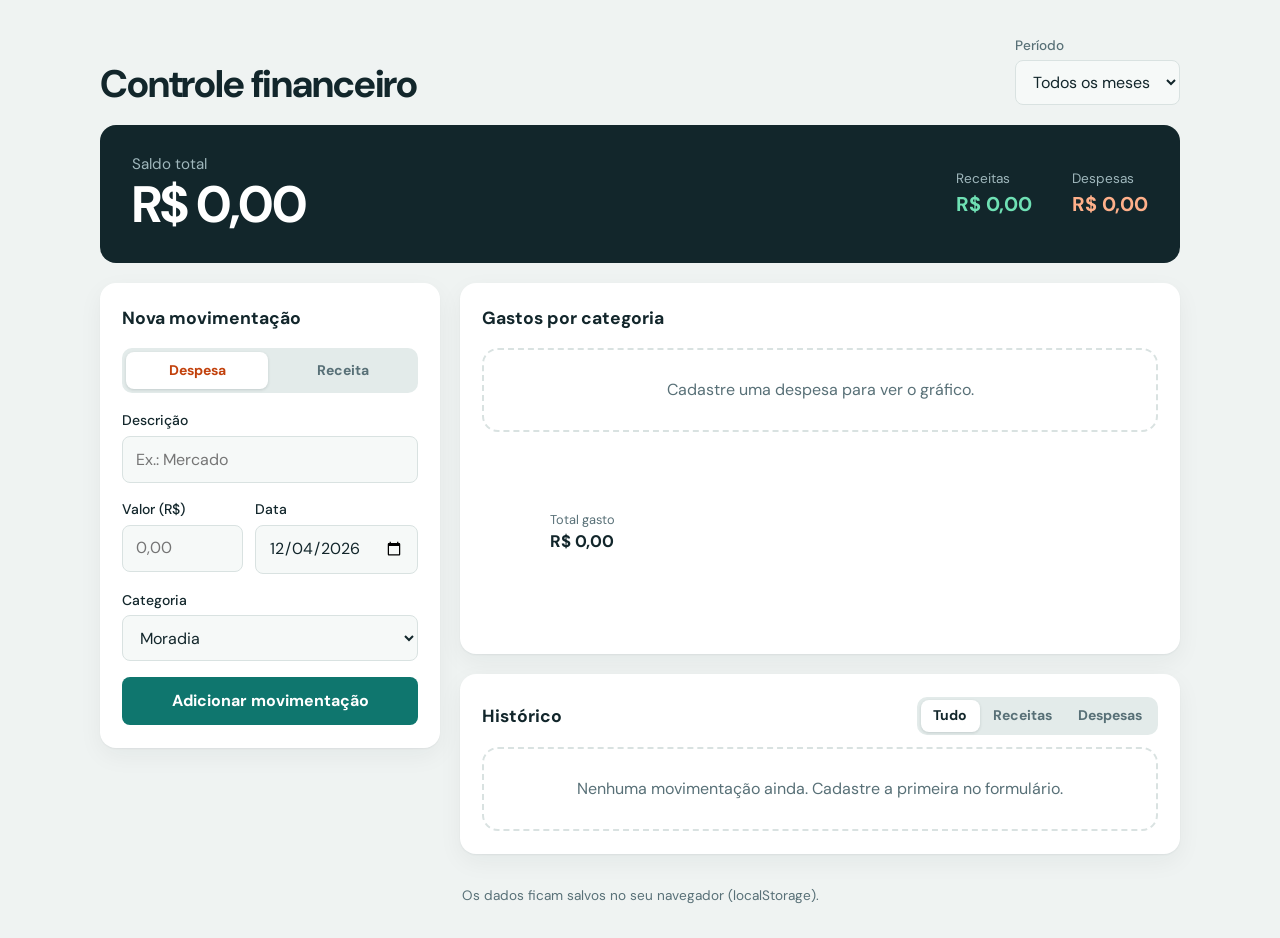
<file: projetos/finance-tracker/index.html>
<!DOCTYPE html>
<html lang="pt-BR">
<head>
  <meta charset="UTF-8">
  <meta name="viewport" content="width=device-width, initial-scale=1">
  <meta name="description" content="Controle financeiro pessoal com receitas, despesas, saldo e gráfico de gastos.">
  <title>Finance Tracker</title>

  <link rel="preconnect" href="https://fonts.googleapis.com">
  <link rel="preconnect" href="https://fonts.gstatic.com" crossorigin>
  <link href="https://fonts.googleapis.com/css2?family=DM+Sans:wght@400;500;700&display=swap" rel="stylesheet">
  <link rel="stylesheet" href="css/style.css">
</head>
<body>
  <div class="app">
    <header class="app-header">
      <h1>Controle financeiro</h1>
      <div class="period">
        <label for="month-filter">Período</label>
        <select id="month-filter"></select>
      </div>
    </header>

    <!-- Resumo -->
    <section class="balance-card" aria-label="Resumo financeiro">
      <div class="balance-main">
        <p id="balance-label" class="balance-label">Saldo total</p>
        <p id="balance" class="balance-value">R$ 0,00</p>
      </div>
      <div class="balance-split">
        <div>
          <p class="split-label">Receitas</p>
          <p id="total-income" class="split-value income">R$ 0,00</p>
        </div>
        <div>
          <p class="split-label">Despesas</p>
          <p id="total-expense" class="split-value expense">R$ 0,00</p>
        </div>
      </div>
    </section>

    <div class="layout">
      <!-- Formulário -->
      <section class="card form-card" aria-labelledby="form-title">
        <h2 id="form-title">Nova movimentação</h2>

        <form id="transaction-form" novalidate>
          <fieldset class="type-switch">
            <legend class="visually-hidden">Tipo de movimentação</legend>
            <input type="radio" id="type-expense" name="type" value="expense" checked>
            <label for="type-expense">Despesa</label>
            <input type="radio" id="type-income" name="type" value="income">
            <label for="type-income">Receita</label>
          </fieldset>

          <div class="field">
            <label for="description">Descrição</label>
            <input id="description" type="text" maxlength="60" autocomplete="off" placeholder="Ex.: Mercado">
          </div>

          <div class="field-row">
            <div class="field">
              <label for="amount">Valor (R$)</label>
              <input id="amount" type="number" min="0.01" step="0.01" inputmode="decimal" placeholder="0,00">
            </div>
            <div class="field">
              <label for="date">Data</label>
              <input id="date" type="date">
            </div>
          </div>

          <div class="field">
            <label for="category">Categoria</label>
            <select id="category"></select>
          </div>

          <p id="form-error" class="error" role="alert" hidden></p>
          <button type="submit" class="btn btn-primary">Adicionar movimentação</button>
        </form>
      </section>

      <div class="column">
        <!-- Gráfico -->
        <section class="card" aria-labelledby="chart-title">
          <h2 id="chart-title">Gastos por categoria</h2>
          <div id="chart-empty" class="empty" hidden>Cadastre uma despesa para ver o gráfico.</div>
          <div id="chart-content" class="chart-content">
            <div class="donut">
              <svg id="donut-svg" viewBox="0 0 42 42" role="img" aria-label="Gráfico de rosca com os gastos por categoria"></svg>
              <div class="donut-center">
                <span>Total gasto</span>
                <strong id="donut-total">R$ 0,00</strong>
              </div>
            </div>
            <ul id="legend" class="legend"></ul>
          </div>
        </section>

        <!-- Histórico -->
        <section class="card" aria-labelledby="history-title">
          <div class="history-head">
            <h2 id="history-title">Histórico</h2>
            <div class="filters" role="group" aria-label="Filtrar movimentações">
              <button type="button" class="filter is-active" data-filter="all" aria-pressed="true">Tudo</button>
              <button type="button" class="filter" data-filter="income" aria-pressed="false">Receitas</button>
              <button type="button" class="filter" data-filter="expense" aria-pressed="false">Despesas</button>
            </div>
          </div>
          <ul id="history" class="history"></ul>
          <p id="history-empty" class="empty" hidden></p>
        </section>
      </div>
    </div>

    <footer class="app-footer">Os dados ficam salvos no seu navegador (localStorage).</footer>
  </div>

  <script src="js/script.js"></script>
</body>
</html>
</file>
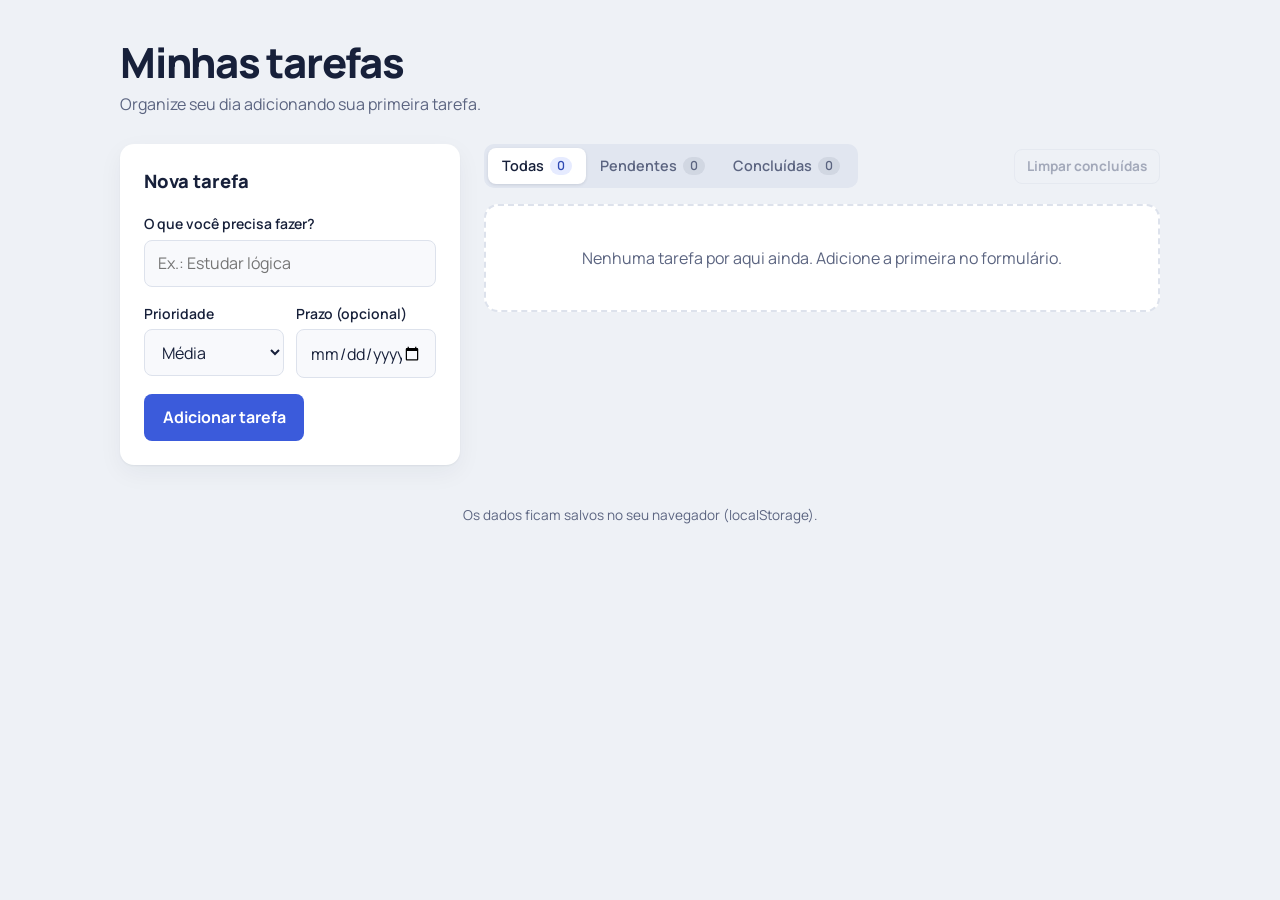
<file: projetos/task-manager/index.html>
<!DOCTYPE html>
<html lang="pt-BR">
<head>
  <meta charset="UTF-8">
  <meta name="viewport" content="width=device-width, initial-scale=1">
  <meta name="description" content="Gerenciador de tarefas simples feito com HTML, CSS e JavaScript.">
  <title>Task Manager</title>

  <link rel="preconnect" href="https://fonts.googleapis.com">
  <link rel="preconnect" href="https://fonts.gstatic.com" crossorigin>
  <link href="https://fonts.googleapis.com/css2?family=Manrope:wght@400;500;600;800&display=swap" rel="stylesheet">
  <link rel="stylesheet" href="css/style.css">
</head>
<body>
  <div class="app">
    <header class="app-header">
      <h1>Minhas tarefas</h1>
      <p id="summary" class="summary" aria-live="polite"></p>
    </header>

    <div class="layout">
      <!-- Formulário de cadastro e edição -->
      <section class="panel" aria-labelledby="form-title">
        <h2 id="form-title">Nova tarefa</h2>

        <form id="task-form" novalidate>
          <div class="field">
            <label for="task-title">O que você precisa fazer?</label>
            <input id="task-title" type="text" maxlength="120" autocomplete="off"
                   placeholder="Ex.: Estudar lógica" required>
            <p id="form-error" class="error" role="alert" hidden></p>
          </div>

          <div class="field-row">
            <div class="field">
              <label for="task-priority">Prioridade</label>
              <select id="task-priority">
                <option value="low">Baixa</option>
                <option value="medium" selected>Média</option>
                <option value="high">Alta</option>
              </select>
            </div>

            <div class="field">
              <label for="task-due">Prazo (opcional)</label>
              <input id="task-due" type="date">
            </div>
          </div>

          <div class="form-actions">
            <button id="submit-btn" type="submit" class="btn btn-primary">Adicionar tarefa</button>
            <button id="cancel-btn" type="button" class="btn btn-ghost" hidden>Cancelar edição</button>
          </div>
        </form>
      </section>

      <!-- Lista de tarefas -->
      <section class="tasks" aria-labelledby="list-title">
        <h2 id="list-title" class="visually-hidden">Lista de tarefas</h2>

        <div class="toolbar">
          <div class="filters" role="group" aria-label="Filtrar tarefas">
            <button type="button" class="filter is-active" data-filter="all" aria-pressed="true">
              Todas <span class="count" data-count="all">0</span>
            </button>
            <button type="button" class="filter" data-filter="pending" aria-pressed="false">
              Pendentes <span class="count" data-count="pending">0</span>
            </button>
            <button type="button" class="filter" data-filter="done" aria-pressed="false">
              Concluídas <span class="count" data-count="done">0</span>
            </button>
          </div>

          <button id="clear-done-btn" type="button" class="btn btn-ghost btn-small">Limpar concluídas</button>
        </div>

        <ul id="task-list" class="task-list"></ul>
        <p id="empty-state" class="empty" hidden></p>
      </section>
    </div>

    <footer class="app-footer">
      Os dados ficam salvos no seu navegador (localStorage).
    </footer>
  </div>

  <script src="js/script.js"></script>
</body>
</html>
</file>
<file: css/style.css>
:root{--tinta:#14213d;--papel:#f5f7fb;--alt:#e9eef7;--azul:#2b59c3;--azul-esc:#1d3f94;--coral:#ff6b4a;--linha:#d3dcec;--muted:#51607f}
*{box-sizing:border-box}
html{scroll-behavior:smooth;scroll-padding-top:70px}
body{margin:0;font-family:"Public Sans",system-ui,sans-serif;color:var(--tinta);background:var(--papel);line-height:1.65}
h1,h2,h3{font-family:"Bricolage Grotesque",sans-serif;line-height:1.1;margin:0}
.wrap{max-width:1040px;margin:0 auto;padding:0 1.25rem}
.pular{position:absolute;left:-999px}.pular:focus{left:1rem;top:1rem;background:#fff;padding:.5rem 1rem;z-index:10}
.nav{position:sticky;top:0;z-index:5;display:flex;justify-content:space-between;align-items:center;padding:.8rem 1.25rem;background:rgba(245,247,251,.92);backdrop-filter:blur(8px);border-bottom:1px solid var(--linha)}
.marca{font-family:"Bricolage Grotesque",sans-serif;font-weight:700;font-size:1.2rem;color:#fff;background:var(--tinta);width:42px;height:42px;display:grid;place-items:center;border-radius:12px;text-decoration:none}
.nav nav{display:flex;gap:1.5rem}
.nav nav a{color:var(--tinta);text-decoration:none;font-weight:500;padding:.25rem 0;border-bottom:2px solid transparent;transition:border-color .2s}
.nav nav a:hover,.nav nav a:focus-visible{border-color:var(--coral)}
.menu-btn{display:none;font:inherit;font-weight:600;background:none;border:2px solid var(--tinta);border-radius:10px;padding:.35rem .9rem;cursor:pointer}
.hero{padding:5rem 0 4rem}
.hero-grid{display:grid;grid-template-columns:1.2fr 1fr;gap:3rem;align-items:center}
.ola{margin:0 0 .5rem;color:var(--muted);font-weight:500}
h1{font-size:clamp(3rem,9vw,5.5rem);letter-spacing:-.03em;margin-bottom:1rem}
.lead{font-size:1.2rem;max-width:34ch;color:var(--muted);margin:0 0 2rem}
.acoes{display:flex;gap:.75rem;flex-wrap:wrap}
.btn{display:inline-block;font-weight:600;text-decoration:none;padding:.75rem 1.5rem;border-radius:12px;border:2px solid var(--tinta);transition:transform .2s,background .2s,color .2s}
.btn.cheio{background:var(--tinta);color:#fff}.btn.cheio:hover,.btn.cheio:focus-visible{background:var(--azul);border-color:var(--azul);transform:translateY(-2px)}
.btn.vazio{color:var(--tinta)}.btn.vazio:hover,.btn.vazio:focus-visible{background:var(--tinta);color:#fff}
.codigo{margin:0;background:var(--tinta);color:#dbe5ff;padding:1.5rem;border-radius:16px;font-size:.9rem;line-height:1.7;overflow-x:auto;box-shadow:12px 12px 0 var(--coral)}
.codigo .c{color:#8da2d6}
.secao{padding:4.5rem 0}.secao.alt{background:var(--alt)}
.duas{display:grid;grid-template-columns:1fr 2fr;gap:2rem}
h2{font-size:clamp(1.8rem,4vw,2.5rem)}
h3{font-size:1.25rem;margin-bottom:.6rem}
.texto p{margin:0 0 1rem;max-width:62ch}
.destaque{font-family:"Bricolage Grotesque",sans-serif;font-size:1.6rem;font-weight:700}
.grade-hab{display:grid;grid-template-columns:repeat(3,1fr);gap:2rem;margin-top:2rem}
.chips{list-style:none;margin:0;padding:0;display:flex;flex-wrap:wrap;gap:.5rem}
.chips li{background:#fff;border:1px solid var(--linha);padding:.3rem .85rem;border-radius:999px;font-size:.92rem;font-weight:500}
.chips.pequeno li{font-size:.8rem;padding:.15rem .65rem;background:var(--alt)}
.cards{display:grid;grid-template-columns:repeat(auto-fit,minmax(290px,1fr));gap:1.75rem;margin-top:2rem}
.card{background:#fff;border:1px solid var(--linha);border-radius:18px;overflow:hidden;display:flex;flex-direction:column;transition:transform .25s,box-shadow .25s}
.card:hover{transform:translateY(-6px);box-shadow:0 20px 40px -22px rgba(20,33,61,.55)}
.card img{width:100%;height:auto;display:block;border-bottom:1px solid var(--linha)}
.card-corpo{padding:1.4rem;display:flex;flex-direction:column;gap:.9rem;flex:1;align-items:flex-start}
.card-corpo p{margin:0;color:var(--muted)}
.card-acoes{margin-top:auto;display:flex;align-items:center;gap:1rem;flex-wrap:wrap}
.link-codigo{color:var(--azul-esc);font-weight:600}
.links{list-style:none;padding:0;margin:0;display:grid;gap:.5rem}
.links a{color:var(--azul-esc);font-weight:600}
.rodape{padding:2rem 0;border-top:1px solid var(--linha);color:var(--muted);font-size:.9rem}.rodape p{margin:0}
:focus-visible{outline:3px solid var(--coral);outline-offset:3px}
@media (max-width:820px){
  .menu-btn{display:block}
  .nav nav{display:none;position:absolute;top:100%;left:0;right:0;flex-direction:column;gap:0;background:var(--papel);border-bottom:1px solid var(--linha)}
  .nav nav.aberto{display:flex}
  .nav nav a{padding:.9rem 1.25rem}
  .hero-grid,.duas,.grade-hab{grid-template-columns:1fr}
  .hero{padding:3rem 0}
}
@media (prefers-reduced-motion:reduce){*{transition:none!important;scroll-behavior:auto!important}}
</file>
<file: projetos/astronomia/css/style.css>
:root{--bg:#050a1a;--bg2:#0b1430;--azul:#4da3ff;--azul-esc:#2b6fd6;--texto:#dbe6ff;--muted:#9fb3da;--borda:#1c2c57}
body{background:var(--bg);color:var(--texto);font-family:Inter,system-ui,sans-serif;line-height:1.7;padding-top:64px}
h1,h2,h3,.navbar-brand{font-family:Unbounded,sans-serif;letter-spacing:-.01em}
h2{font-size:clamp(1.4rem,3.5vw,2rem);margin-bottom:1rem}
a{color:var(--azul)}
.skip{position:fixed;z-index:2000;background:#fff;color:#000;padding:.5rem 1rem}
.navbar{background:rgba(5,10,26,.92);backdrop-filter:blur(8px);border-bottom:1px solid var(--borda)}
.navbar-brand{color:var(--azul)!important;font-weight:700}
.nav-link{color:var(--texto)!important;position:relative}
.nav-link.active{color:var(--azul)!important}
.nav-link:hover,.nav-link:focus-visible{color:var(--azul)!important}
.nav-portfolio{color:var(--muted)!important}
.hero{min-height:82vh;display:flex;align-items:center;background:linear-gradient(180deg,rgba(5,10,26,.2),var(--bg)),url('../img/banner.svg') center/cover}
.hero-kicker{color:var(--azul);font-weight:600;margin-bottom:.75rem}
.hero h1{font-size:clamp(2rem,6vw,4rem);max-width:18ch;line-height:1.1;margin-bottom:1.25rem;animation:subir .9s ease both}
.hero .lead{max-width:52ch;color:var(--muted);margin-bottom:2rem}
@keyframes subir{from{opacity:0;transform:translateY(18px)}to{opacity:1;transform:none}}
.page-head{padding:5rem 0 3rem;background:linear-gradient(180deg,rgba(5,10,26,.4),#050a1a),var(--hero-img) center/cover no-repeat}
.page-head h1{font-size:clamp(1.8rem,5vw,3rem)}
.page-head .lead{color:var(--muted);max-width:55ch}
.btn-primary{--bs-btn-bg:var(--azul-esc);--bs-btn-border-color:var(--azul-esc);--bs-btn-hover-bg:var(--azul);--bs-btn-hover-border-color:var(--azul);--bs-btn-hover-color:#03112b;--bs-btn-active-bg:var(--azul);--bs-btn-active-border-color:var(--azul)}
.card{background:var(--bg2);border:1px solid var(--borda);color:var(--texto);transition:transform .25s,border-color .25s,box-shadow .25s}
.card:hover{transform:translateY(-5px);border-color:var(--azul);box-shadow:0 18px 40px -20px rgba(77,163,255,.6)}
.card-text{color:var(--muted)}
.painel{background:var(--bg2);border:1px solid var(--borda);border-radius:16px;padding:1.5rem}
.painel p{color:var(--muted)}
.carousel-caption{background:linear-gradient(0deg,rgba(5,10,26,.85),transparent);left:0;right:0;bottom:0;padding:3rem 1.5rem 1.5rem;text-align:left}
.carousel-inner{border-radius:20px;border:1px solid var(--borda)}
.lista{padding-left:1.2rem}.lista li{margin-bottom:.6rem}
.modal-content{background:var(--bg2);border:1px solid var(--borda);color:var(--texto)}
.modal-header,.modal-footer{border-color:var(--borda)}
.table caption{color:var(--muted)}
.accordion{--bs-accordion-bg:var(--bg2);--bs-accordion-color:var(--texto);--bs-accordion-border-color:var(--borda);--bs-accordion-btn-bg:var(--bg2);--bs-accordion-btn-color:var(--texto);--bs-accordion-active-bg:#12204a;--bs-accordion-active-color:var(--azul);--bs-accordion-btn-focus-box-shadow:0 0 0 .2rem rgba(77,163,255,.35)}
.accordion-button::after{filter:invert(1)}
.form-control,.form-select{background:var(--bg2);border-color:var(--borda);color:var(--texto)}
.form-control:focus,.form-select:focus{background:var(--bg2);color:var(--texto);border-color:var(--azul);box-shadow:0 0 0 .2rem rgba(77,163,255,.3)}
.rodape{border-top:1px solid var(--borda);color:var(--muted);margin-top:3rem}
:focus-visible{outline:3px solid var(--azul);outline-offset:2px}
@media (prefers-reduced-motion:reduce){*{animation:none!important;transition:none!important}}
</file>
<file: projetos/calculadora-imc/style.css>
:root{--verde:#0f766e;--verde-esc:#0b3b38;--fundo:#eef5f2;--papel:#fff;--linha:#d5e3de;--texto:#1d2b29;--erro:#b42318}
*{box-sizing:border-box}
body{margin:0;font-family:"Nunito Sans",system-ui,sans-serif;background:var(--fundo);color:var(--texto);line-height:1.6}
h1,h2{font-family:Fraunces,Georgia,serif;color:var(--verde-esc);line-height:1.15;margin:0 0 .6rem}
.topo{padding:1rem 1.25rem}
.voltar{color:var(--verde);font-weight:700;text-decoration:none}
.voltar:hover,.voltar:focus-visible{text-decoration:underline}
.layout{max-width:1000px;margin:0 auto;padding:0 1.25rem 3rem;display:grid;gap:2rem;grid-template-columns:1fr 1fr;grid-template-areas:"intro painel" "tabela painel";align-items:start}
.intro{grid-area:intro}.painel{grid-area:painel}.tabela{grid-area:tabela}
h1{font-size:clamp(2rem,5vw,3rem)}
.formula{display:inline-block;background:var(--papel);border:1px solid var(--linha);padding:.4rem .9rem;border-radius:8px;font-weight:700;color:var(--verde)}
.painel{background:var(--papel);border:1px solid var(--linha);border-radius:20px;padding:1.75rem;box-shadow:0 12px 30px -18px rgba(11,59,56,.4)}
.campo{margin-bottom:1.1rem}
label{display:block;font-weight:700;margin-bottom:.35rem}
input{width:100%;font:inherit;font-size:1.1rem;padding:.75rem 1rem;border:2px solid var(--linha);border-radius:12px;background:#f8fbfa;transition:border-color .2s}
input:focus{outline:none;border-color:var(--verde);background:#fff}
input.invalido{border-color:var(--erro)}
.erro{color:var(--erro);font-size:.9rem;margin:.3rem 0 0;min-height:1.2em}
.botoes{display:flex;gap:.75rem;flex-wrap:wrap}
.btn{font:inherit;font-weight:700;padding:.8rem 1.4rem;border-radius:999px;cursor:pointer;border:2px solid var(--verde);transition:transform .15s,background .2s}
.btn:active{transform:scale(.97)}
.btn:focus-visible{outline:3px solid #99f6e4;outline-offset:2px}
.primario{background:var(--verde);color:#fff;flex:1}
.primario:hover{background:var(--verde-esc)}
.secundario{background:transparent;color:var(--verde)}
.secundario:hover{background:#e3f1ee}
.resultado{margin-top:1.5rem;padding-top:1.5rem;border-top:1px dashed var(--linha);text-align:center}
.resultado:not([hidden]){animation:entra .35s ease}
@keyframes entra{from{opacity:0;transform:translateY(8px)}to{opacity:1;transform:none}}
.rotulo{margin:0;color:#5b6f6b}
.valor{font-family:Fraunces,serif;font-size:4rem;margin:0;line-height:1;color:var(--verde-esc)}
.classe{display:inline-block;margin:.6rem 0 1rem;padding:.3rem 1rem;border-radius:999px;font-weight:700;background:var(--cor,#e3f1ee);color:#111}
.escala{position:relative;display:flex;gap:3px;height:14px;margin:0 6px 1.2rem}
.escala span{flex:1;background:var(--c);border-radius:7px}
.escala i{position:absolute;top:-6px;width:6px;height:26px;background:var(--verde-esc);border-radius:3px;left:0;transform:translateX(-50%);transition:left .5s ease;box-shadow:0 0 0 2px #fff}
.dica{margin:0;color:#4a5e5a;font-size:.95rem}
table{width:100%;border-collapse:collapse;background:var(--papel);border-radius:14px;overflow:hidden;border:1px solid var(--linha)}
th,td{text-align:left;padding:.65rem 1rem;border-bottom:1px solid var(--linha)}
th{background:#e3f1ee;color:var(--verde-esc)}
tr:last-child td{border-bottom:0}
tr.ativa td{background:#ccfbf1;font-weight:700}
.rodape{text-align:center;padding:1.5rem;color:#5b6f6b;font-size:.9rem}
@media (max-width:760px){.layout{grid-template-columns:1fr;grid-template-areas:"intro" "painel" "tabela"}.valor{font-size:3.2rem}}
@media (prefers-reduced-motion:reduce){*{animation:none!important;transition:none!important}}
</file>
<file: projetos/finance-tracker/css/style.css>
/* ==========================================================
   Finance Tracker — estilos
   ========================================================== */

:root {
  --bg: #eff3f2;
  --surface: #ffffff;
  --ink: #12262b;
  --ink-soft: #587077;
  --line: #d9e2e1;
  --accent: #0f766e;
  --accent-dark: #0b5953;
  --accent-soft: #dcf1ee;
  --income: #12805c;
  --expense: #c2410c;
  --danger: #b4233c;

  --radius: 16px;
  --radius-small: 8px;
  --shadow: 0 1px 2px rgba(18, 38, 43, 0.06), 0 8px 24px rgba(18, 38, 43, 0.05);
}

*, *::before, *::after { box-sizing: border-box; }

body {
  margin: 0;
  min-height: 100vh;
  background: var(--bg);
  color: var(--ink);
  font-family: "DM Sans", system-ui, -apple-system, "Segoe UI", Roboto, sans-serif;
  line-height: 1.5;
  font-variant-numeric: tabular-nums;
}

h1, h2, p, ul { margin: 0; padding: 0; }
button, input, select { font: inherit; color: inherit; }

.visually-hidden {
  position: absolute;
  width: 1px;
  height: 1px;
  overflow: hidden;
  clip: rect(0 0 0 0);
  white-space: nowrap;
}

:focus-visible { outline: 3px solid var(--accent); outline-offset: 2px; }

/* ---------- Estrutura ---------- */

.app { width: min(1080px, 100% - 2rem); margin: 0 auto; padding: 2.25rem 0 2rem; }

.app-header {
  display: flex;
  flex-wrap: wrap;
  align-items: flex-end;
  justify-content: space-between;
  gap: 1rem;
  margin-bottom: 1.25rem;
}

.app-header h1 {
  font-size: clamp(1.8rem, 4vw, 2.4rem);
  font-weight: 700;
  letter-spacing: -0.03em;
  line-height: 1.1;
}

.period label { display: block; margin-bottom: 0.2rem; color: var(--ink-soft); font-size: 0.85rem; }

.layout {
  display: grid;
  grid-template-columns: 340px 1fr;
  gap: 1.25rem;
  align-items: start;
}

.column { display: grid; gap: 1.25rem; min-width: 0; }

.card {
  padding: 1.4rem;
  background: var(--surface);
  border-radius: var(--radius);
  box-shadow: var(--shadow);
}

.card h2 { margin-bottom: 1rem; font-size: 1.1rem; font-weight: 700; }
.form-card { position: sticky; top: 1.25rem; }

/* ---------- Resumo ---------- */

.balance-card {
  display: flex;
  flex-wrap: wrap;
  align-items: center;
  justify-content: space-between;
  gap: 1.5rem;
  margin-bottom: 1.25rem;
  padding: 1.75rem 2rem;
  background: var(--ink);
  border-radius: var(--radius);
  color: #fff;
}

.balance-label { color: #9fb7bc; font-size: 0.95rem; }

.balance-value {
  font-size: clamp(2.1rem, 6vw, 3.2rem);
  font-weight: 700;
  letter-spacing: -0.03em;
  line-height: 1.15;
}

.balance-value.negative { color: #ffb4a0; }

.balance-split { display: flex; gap: 2.5rem; }
.split-label { color: #9fb7bc; font-size: 0.85rem; }
.split-value { font-size: 1.25rem; font-weight: 700; }
.split-value.income { color: #6fe0b4; }
.split-value.expense { color: #ffb08a; }

/* ---------- Formulário ---------- */

.type-switch {
  display: grid;
  grid-template-columns: 1fr 1fr;
  gap: 0.25rem;
  margin: 0 0 1.1rem;
  padding: 0.25rem;
  background: #e3ebea;
  border: 0;
  border-radius: 10px;
}

.type-switch input { position: absolute; opacity: 0; pointer-events: none; }

.type-switch label {
  margin: 0;
  padding: 0.5rem;
  border-radius: 8px;
  color: var(--ink-soft);
  font-weight: 700;
  text-align: center;
  cursor: pointer;
}

.type-switch input:checked + label { background: var(--surface); box-shadow: 0 1px 3px rgba(18, 38, 43, 0.15); }
#type-expense:checked + label { color: var(--expense); }
#type-income:checked + label { color: var(--income); }
.type-switch input:focus-visible + label { outline: 3px solid var(--accent); outline-offset: 1px; }

.field { margin-bottom: 1rem; min-width: 0; }
.field-row { display: grid; grid-template-columns: 0.85fr 1.15fr; gap: 0.75rem; }

label { display: block; margin-bottom: 0.3rem; font-size: 0.875rem; font-weight: 500; }

input[type="text"], input[type="number"], input[type="date"], select {
  min-width: 0;
  width: 100%;
  padding: 0.65rem 0.8rem;
  background: #f6f9f8;
  border: 1px solid var(--line);
  border-radius: var(--radius-small);
}

input:hover, select:hover { border-color: #b4c4c2; }

input:focus, select:focus {
  background: #fff;
  border-color: var(--accent);
  outline: none;
  box-shadow: 0 0 0 3px var(--accent-soft);
}

.error { margin-bottom: 0.75rem; color: var(--danger); font-size: 0.875rem; }

.btn {
  width: 100%;
  padding: 0.75rem 1rem;
  border: 0;
  border-radius: var(--radius-small);
  font-weight: 700;
  cursor: pointer;
}

.btn-primary { background: var(--accent); color: #fff; }
.btn-primary:hover { background: var(--accent-dark); }

/* ---------- Gráfico ---------- */

.chart-content { display: grid; grid-template-columns: 200px 1fr; gap: 1.5rem; align-items: center; }

.donut { position: relative; width: 200px; height: 200px; }
.donut svg { display: block; width: 100%; height: 100%; transform: rotate(-90deg); }

.donut-center {
  position: absolute;
  inset: 0;
  display: flex;
  flex-direction: column;
  align-items: center;
  justify-content: center;
  text-align: center;
}

.donut-center span { color: var(--ink-soft); font-size: 0.8rem; }
.donut-center strong { font-size: 1.05rem; }

.legend { display: grid; gap: 0.7rem; list-style: none; }

.legend-row { display: grid; grid-template-columns: 1fr auto; gap: 0.15rem 1rem; font-size: 0.9rem; }
.legend-name { display: flex; align-items: center; gap: 0.5rem; font-weight: 500; }
.legend-dot { width: 0.7rem; height: 0.7rem; border-radius: 3px; background: var(--c); }
.legend-value { color: var(--ink-soft); }

.legend-bar { grid-column: 1 / -1; height: 6px; background: #e8eeed; border-radius: 99px; overflow: hidden; }
.legend-bar span { display: block; height: 100%; background: var(--c); border-radius: 99px; }

/* ---------- Histórico ---------- */

.history-head { display: flex; flex-wrap: wrap; align-items: center; justify-content: space-between; gap: 0.75rem; margin-bottom: 0.75rem; }
.history-head h2 { margin: 0; }

.filters { display: inline-flex; padding: 0.2rem; background: #e3ebea; border-radius: 10px; }

.filter {
  padding: 0.35rem 0.8rem;
  background: transparent;
  border: 0;
  border-radius: 8px;
  color: var(--ink-soft);
  font-size: 0.875rem;
  font-weight: 700;
  cursor: pointer;
}

.filter.is-active { background: var(--surface); color: var(--ink); box-shadow: 0 1px 3px rgba(18, 38, 43, 0.15); }

.history { list-style: none; }

.transaction {
  display: grid;
  grid-template-columns: 1fr auto auto;
  align-items: center;
  gap: 0.75rem;
  padding: 0.8rem 0;
  border-bottom: 1px solid var(--line);
}

.transaction:last-child { border-bottom: 0; }
.transaction-title { overflow-wrap: anywhere; font-weight: 500; }
.transaction-meta { color: var(--ink-soft); font-size: 0.82rem; }
.transaction-amount { font-weight: 700; white-space: nowrap; }
.transaction-amount.income { color: var(--income); }
.transaction-amount.expense { color: var(--expense); }

.delete-btn {
  padding: 0.35rem 0.6rem;
  background: transparent;
  border: 0;
  border-radius: 6px;
  color: var(--ink-soft);
  font-size: 0.82rem;
  font-weight: 700;
  cursor: pointer;
}

.delete-btn:hover { background: #fbe9ec; color: var(--danger); }

.empty {
  padding: 1.75rem 1rem;
  border: 2px dashed var(--line);
  border-radius: var(--radius);
  color: var(--ink-soft);
  text-align: center;
}

.app-footer { margin-top: 2rem; color: var(--ink-soft); font-size: 0.85rem; text-align: center; }

/* ---------- Responsivo ---------- */

@media (max-width: 860px) {
  .layout { grid-template-columns: 1fr; }
  .form-card { position: static; }
}

@media (max-width: 560px) {
  .balance-card { padding: 1.4rem; }
  .balance-split { gap: 1.75rem; }
  .chart-content { grid-template-columns: 1fr; justify-items: center; }
  .legend { width: 100%; }
  .field-row { grid-template-columns: 1fr; }
  .transaction { grid-template-columns: 1fr auto; }
  .delete-btn { grid-column: 1 / -1; justify-self: end; margin-top: -0.4rem; }
}

@media (prefers-reduced-motion: reduce) { * { transition: none !important; } }
</file>
<file: projetos/task-manager/css/style.css>
/* ==========================================================
   Task Manager — estilos
   ========================================================== */

:root {
  --bg: #eef1f6;
  --surface: #ffffff;
  --ink: #17203a;
  --ink-soft: #5b6480;
  --line: #dde2ec;
  --accent: #3b5bdb;
  --accent-dark: #2f49b3;
  --accent-soft: #e6ebff;
  --success: #1f8f5f;
  --danger: #c8344d;
  --danger-soft: #fdebee;
  --warn: #b7791f;

  --radius: 14px;
  --radius-small: 8px;
  --shadow: 0 1px 2px rgba(23, 32, 58, 0.06), 0 8px 24px rgba(23, 32, 58, 0.05);
}

*,
*::before,
*::after {
  box-sizing: border-box;
}

html {
  -webkit-text-size-adjust: 100%;
}

body {
  margin: 0;
  min-height: 100vh;
  background: var(--bg);
  color: var(--ink);
  font-family: "Manrope", system-ui, -apple-system, "Segoe UI", Roboto, sans-serif;
  font-size: 1rem;
  line-height: 1.5;
}

h1, h2, p { margin: 0; }

button, input, select { font: inherit; color: inherit; }

.visually-hidden {
  position: absolute;
  width: 1px;
  height: 1px;
  overflow: hidden;
  clip: rect(0 0 0 0);
  white-space: nowrap;
}

:focus-visible {
  outline: 3px solid var(--accent);
  outline-offset: 2px;
}

/* ---------- Estrutura ---------- */

.app {
  width: min(1040px, 100% - 2rem);
  margin: 0 auto;
  padding: 2.5rem 0 2rem;
}

.app-header { margin-bottom: 1.75rem; }

.app-header h1 {
  font-size: clamp(1.9rem, 4vw, 2.6rem);
  font-weight: 800;
  letter-spacing: -0.03em;
  line-height: 1.1;
}

.summary {
  margin-top: 0.4rem;
  color: var(--ink-soft);
}

.layout {
  display: grid;
  grid-template-columns: 340px 1fr;
  gap: 1.5rem;
  align-items: start;
}

.panel {
  position: sticky;
  top: 1.5rem;
  padding: 1.5rem;
  background: var(--surface);
  border-radius: var(--radius);
  box-shadow: var(--shadow);
}

.panel h2 {
  margin-bottom: 1.1rem;
  font-size: 1.15rem;
  font-weight: 800;
}

.panel.is-editing { box-shadow: 0 0 0 2px var(--accent), var(--shadow); }

/* ---------- Formulário ---------- */

.field { margin-bottom: 1rem; min-width: 0; }
.field-row { display: grid; grid-template-columns: 1fr 1fr; gap: 0.75rem; }

label {
  display: block;
  margin-bottom: 0.35rem;
  font-size: 0.875rem;
  font-weight: 600;
}

input[type="text"],
input[type="date"],
select {
  width: 100%;
  padding: 0.65rem 0.8rem;
  background: #f8f9fc;
  border: 1px solid var(--line);
  border-radius: var(--radius-small);
  transition: border-color 0.15s, background 0.15s;
}

input[type="text"]:hover,
input[type="date"]:hover,
select:hover { border-color: #b9c1d6; }

input[type="text"]:focus,
input[type="date"]:focus,
select:focus {
  background: #fff;
  border-color: var(--accent);
  outline: none;
  box-shadow: 0 0 0 3px var(--accent-soft);
}

input.has-error { border-color: var(--danger); }

.error {
  margin-top: 0.35rem;
  color: var(--danger);
  font-size: 0.85rem;
}

.form-actions { display: flex; flex-wrap: wrap; gap: 0.5rem; }

/* ---------- Botões ---------- */

.btn {
  padding: 0.65rem 1.1rem;
  border: 1px solid transparent;
  border-radius: var(--radius-small);
  font-weight: 700;
  cursor: pointer;
  transition: background 0.15s, border-color 0.15s;
}

.btn-primary { background: var(--accent); color: #fff; }
.btn-primary:hover { background: var(--accent-dark); }

.btn-ghost { background: transparent; border-color: var(--line); color: var(--ink-soft); }
.btn-ghost:hover { background: var(--surface); border-color: #b9c1d6; color: var(--ink); }

.btn-small { padding: 0.4rem 0.75rem; font-size: 0.85rem; }

/* ---------- Filtros ---------- */

.toolbar {
  display: flex;
  flex-wrap: wrap;
  align-items: center;
  justify-content: space-between;
  gap: 0.75rem;
  margin-bottom: 1rem;
}

.filters {
  display: inline-flex;
  padding: 0.25rem;
  background: #e1e6f0;
  border-radius: 10px;
}

.filter {
  display: inline-flex;
  align-items: center;
  gap: 0.4rem;
  padding: 0.45rem 0.85rem;
  background: transparent;
  border: 0;
  border-radius: 8px;
  color: var(--ink-soft);
  font-size: 0.9rem;
  font-weight: 600;
  cursor: pointer;
}

.filter:hover { color: var(--ink); }

.filter.is-active {
  background: var(--surface);
  color: var(--ink);
  box-shadow: 0 1px 3px rgba(23, 32, 58, 0.12);
}

.count {
  min-width: 1.4rem;
  padding: 0 0.4rem;
  background: rgba(23, 32, 58, 0.08);
  border-radius: 999px;
  font-size: 0.78rem;
  text-align: center;
}

.filter.is-active .count { background: var(--accent-soft); color: var(--accent-dark); }

/* ---------- Lista de tarefas ---------- */

.task-list {
  display: grid;
  gap: 0.65rem;
  margin: 0;
  padding: 0;
  list-style: none;
}

.task {
  display: grid;
  grid-template-columns: auto 1fr auto;
  align-items: center;
  gap: 0.9rem;
  padding: 0.9rem 1rem;
  background: var(--surface);
  border-left: 4px solid var(--priority-color, var(--line));
  border-radius: var(--radius-small);
  box-shadow: var(--shadow);
}

.task[data-priority="high"] { --priority-color: var(--danger); }
.task[data-priority="medium"] { --priority-color: #e0a526; }
.task[data-priority="low"] { --priority-color: #7a8bb5; }

.task.is-done { border-left-color: var(--line); }

.task-check {
  appearance: none;
  -webkit-appearance: none;
  display: grid;
  place-content: center;
  width: 1.5rem;
  height: 1.5rem;
  margin: 0;
  background: #fff;
  border: 2px solid #aab3cb;
  border-radius: 50%;
  cursor: pointer;
  transition: background 0.15s, border-color 0.15s;
}

.task-check:hover { border-color: var(--success); }

.task-check::after {
  content: "";
  width: 0.4rem;
  height: 0.7rem;
  margin-top: -0.1rem;
  border: solid #fff;
  border-width: 0 2px 2px 0;
  transform: rotate(45deg) scale(0);
  transition: transform 0.15s;
}

.task-check:checked { background: var(--success); border-color: var(--success); }
.task-check:checked::after { transform: rotate(45deg) scale(1); }

.task-body { min-width: 0; }

.task-title {
  overflow-wrap: anywhere;
  font-weight: 600;
}

.task.is-done .task-title {
  color: var(--ink-soft);
  text-decoration: line-through;
}

.task-meta {
  display: flex;
  flex-wrap: wrap;
  gap: 0.3rem 0.9rem;
  margin-top: 0.2rem;
  color: var(--ink-soft);
  font-size: 0.82rem;
}

.task-meta .overdue { color: var(--danger); font-weight: 700; }

.task-actions { display: flex; gap: 0.25rem; }

.icon-btn {
  padding: 0.4rem 0.6rem;
  background: transparent;
  border: 0;
  border-radius: 6px;
  color: var(--ink-soft);
  font-size: 0.85rem;
  font-weight: 600;
  cursor: pointer;
}

.icon-btn:hover { background: var(--accent-soft); color: var(--accent-dark); }
.icon-btn.danger:hover { background: var(--danger-soft); color: var(--danger); }

.empty {
  padding: 2.5rem 1rem;
  background: var(--surface);
  border: 2px dashed var(--line);
  border-radius: var(--radius);
  color: var(--ink-soft);
  text-align: center;
}

.app-footer {
  margin-top: 2.5rem;
  color: var(--ink-soft);
  font-size: 0.85rem;
  text-align: center;
}

/* ---------- Responsivo ---------- */

@media (max-width: 820px) {
  .layout { grid-template-columns: 1fr; }
  .panel { position: static; }
}

@media (max-width: 480px) {
  .app { padding-top: 1.5rem; }
  .task { grid-template-columns: auto 1fr; }
  .task-actions { grid-column: 2; justify-content: flex-end; }
  .field-row { grid-template-columns: 1fr; }
}

@media (prefers-reduced-motion: reduce) {
  * { transition: none !important; }
}
</file>
